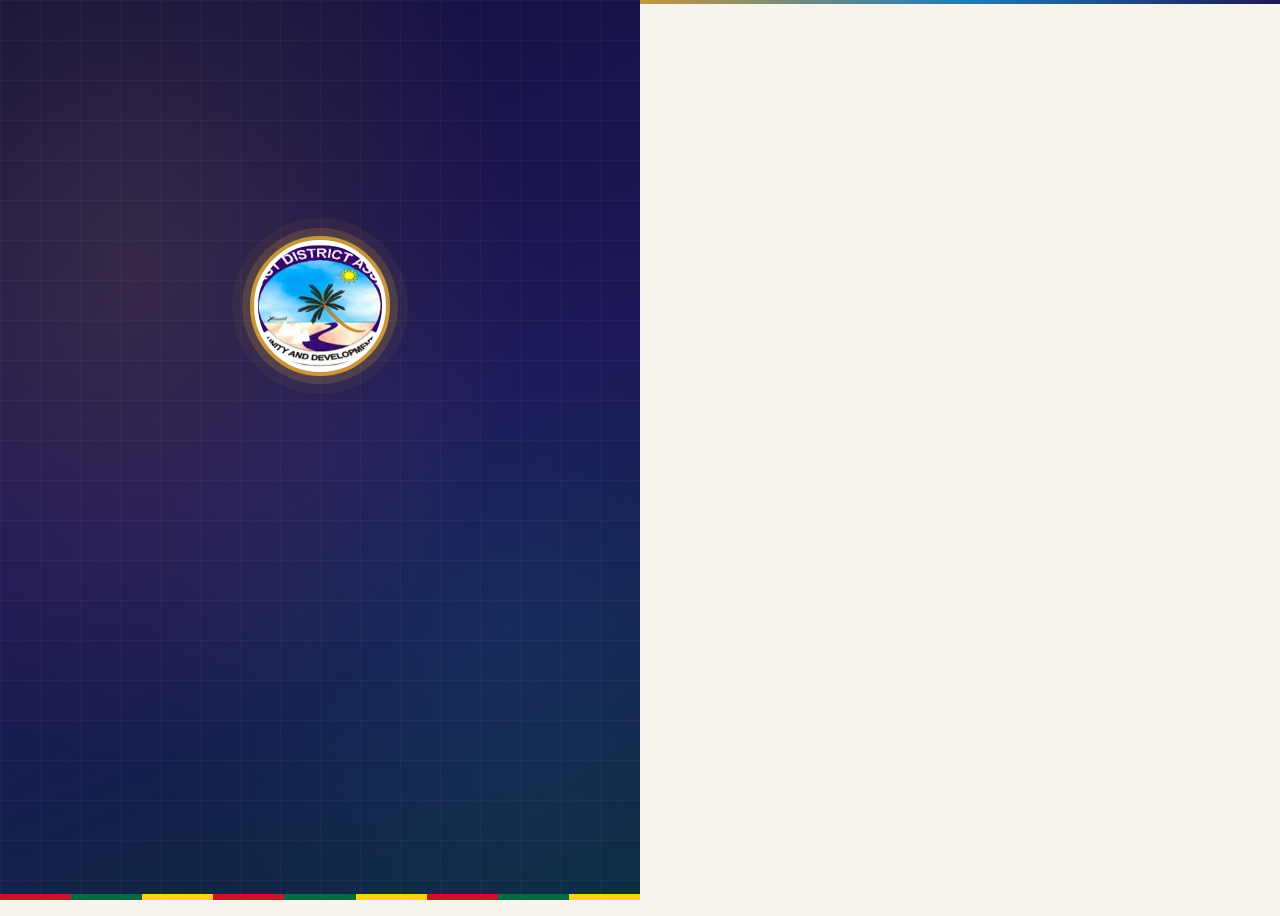
<file: frontend/index.html>
<!DOCTYPE html>
<html lang="en">
<head>
  <meta charset="UTF-8" />
  <meta name="viewport" content="width=device-width, initial-scale=1.0" />
  <title>Ada East Filing System</title>
  <meta http-equiv="refresh" content="0; URL=pages/login_index.html" />
</head>
<body>
  <p>Redirecting to the login page...</p>
</body>
</html>
</file>
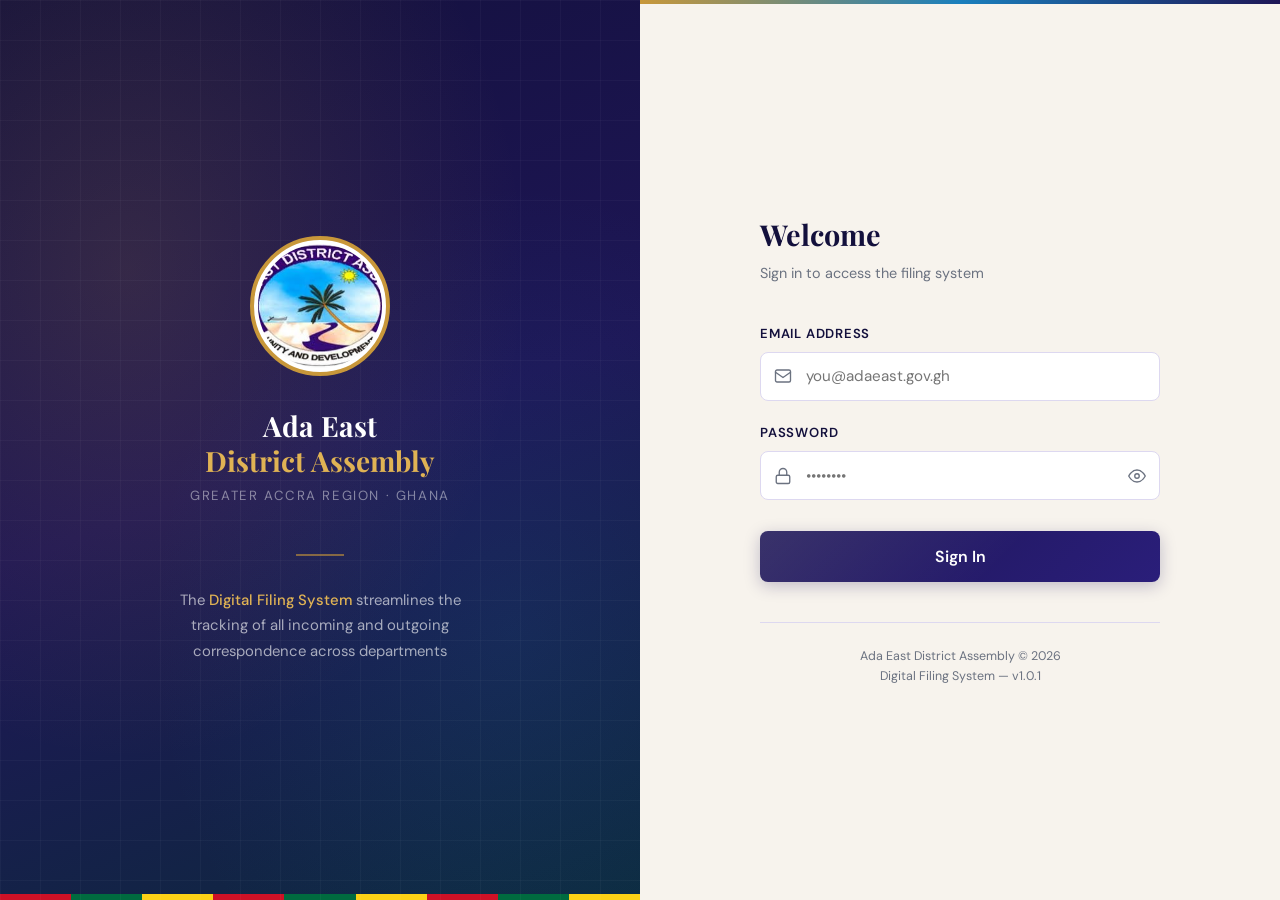
<file: frontend/pages/departments.html>
<!DOCTYPE html>
<html lang="en">
<head>
  <meta charset="UTF-8" />
  <meta name="viewport" content="width=device-width, initial-scale=1.0" />
  <title>Departments — Ada East Digital Filing System</title>
  <link rel="stylesheet" href="../css/variables.css" />
  <link rel="stylesheet" href="../css/layout.css" />
  <link rel="stylesheet" href="../css/components.css" />

</head>
<body>

<div id="sidebar-mount"></div>

<div class="main">
  <header class="header">
    <div class="header-title">Departments</div>
    <div class="header-date" id="headerDate"></div>
    <button class="notif-btn"  title="Notifications"><svg viewBox="0 0 24 24" fill="none" stroke="currentColor" stroke-width="1.8" stroke-linecap="round" stroke-linejoin="round"><path d="M18 8A6 6 0 006 8c0 7-3 9-3 9h18s-3-2-3-9"/><path d="M13.73 21a2 2 0 01-3.46 0"/></svg><span class="notif-dot" id="notifDot"></span></button>
  </header>

  <div class="content">
    <div class="page-header">
      <div class="page-header-left">
        <h2>Departments</h2>
        <p>Manage the assembly's functional departments</p>
      </div>
      <button type="button" class="btn btn-primary" id="openCreateBtn">
        <svg viewBox="0 0 24 24" fill="none" stroke="currentColor" stroke-width="2" stroke-linecap="round" stroke-linejoin="round"><line x1="12" y1="5" x2="12" y2="19"/><line x1="5" y1="12" x2="19" y2="12"/></svg>
        Add Department
      </button>
    </div>

    <div class="card">
      <div class="table-wrap">
        <table class="data-table">
          <thead>
            <tr><th>Department Name</th><th>Code</th><th>Description</th><th>Status</th><th>Actions</th></tr>
          </thead>
          <tbody id="deptsBody">
            <tr><td colspan="5" class="table-loading-cell">Loading…</td></tr>
          </tbody>
        </table>
      </div>
    </div>
  </div>
</div>

<!-- ── Create / Edit Dept Modal ── -->
<div class="modal-overlay" id="deptModal">
  <div class="modal">
    <div class="modal-header">
      <span class="modal-title" id="deptModalTitle">Add Department</span>
      <button type="button" class="modal-close" title="Close" aria-label="Close" onclick="closeModal('deptModal')"><svg viewBox="0 0 24 24" fill="none" stroke="currentColor" stroke-width="2" stroke-linecap="round"><line x1="18" y1="6" x2="6" y2="18"/><line x1="6" y1="6" x2="18" y2="18"/></svg></button>
    </div>
    <div class="modal-body">
      <div class="alert alert-error hidden" id="deptAlert">
        <svg viewBox="0 0 20 20" fill="currentColor"><path d="M10 0a10 10 0 100 20A10 10 0 0010 0zm1 15H9v-2h2v2zm0-4H9V5h2v6z"/></svg>
        <span></span>
      </div>
      <form id="deptForm">
        <input type="hidden" id="editDeptId" />
        <div class="form-row">
          <div class="form-group">
            <label>Department Name <span class="required">*</span></label>
            <input type="text" id="f_name" placeholder="e.g. Finance" required />
          </div>
          <div class="form-group">
            <label>Code <span class="required">*</span></label>
            <input type="text" id="f_code" placeholder="e.g. FIN" maxlength="10" required />
          </div>
        </div>
        <div class="form-group">
          <label>Description</label>
          <textarea id="f_description" placeholder="Brief description of the department's function…"></textarea>
        </div>
      </form>
    </div>
    <div class="modal-footer">
      <button class="btn btn-outline" onclick="closeModal('deptModal')">Cancel</button>
      <button class="btn btn-primary" id="deptSubmitBtn">
        <span class="btn-text">Save Department</span>
        <div class="spinner"></div>
      </button>
    </div>
  </div>
</div>

<script src="../js/app.js"></script>
<script src="../js/sidebar.js"></script>
<script src="../js/departments.js"></script>


</body>
</html>
</file>
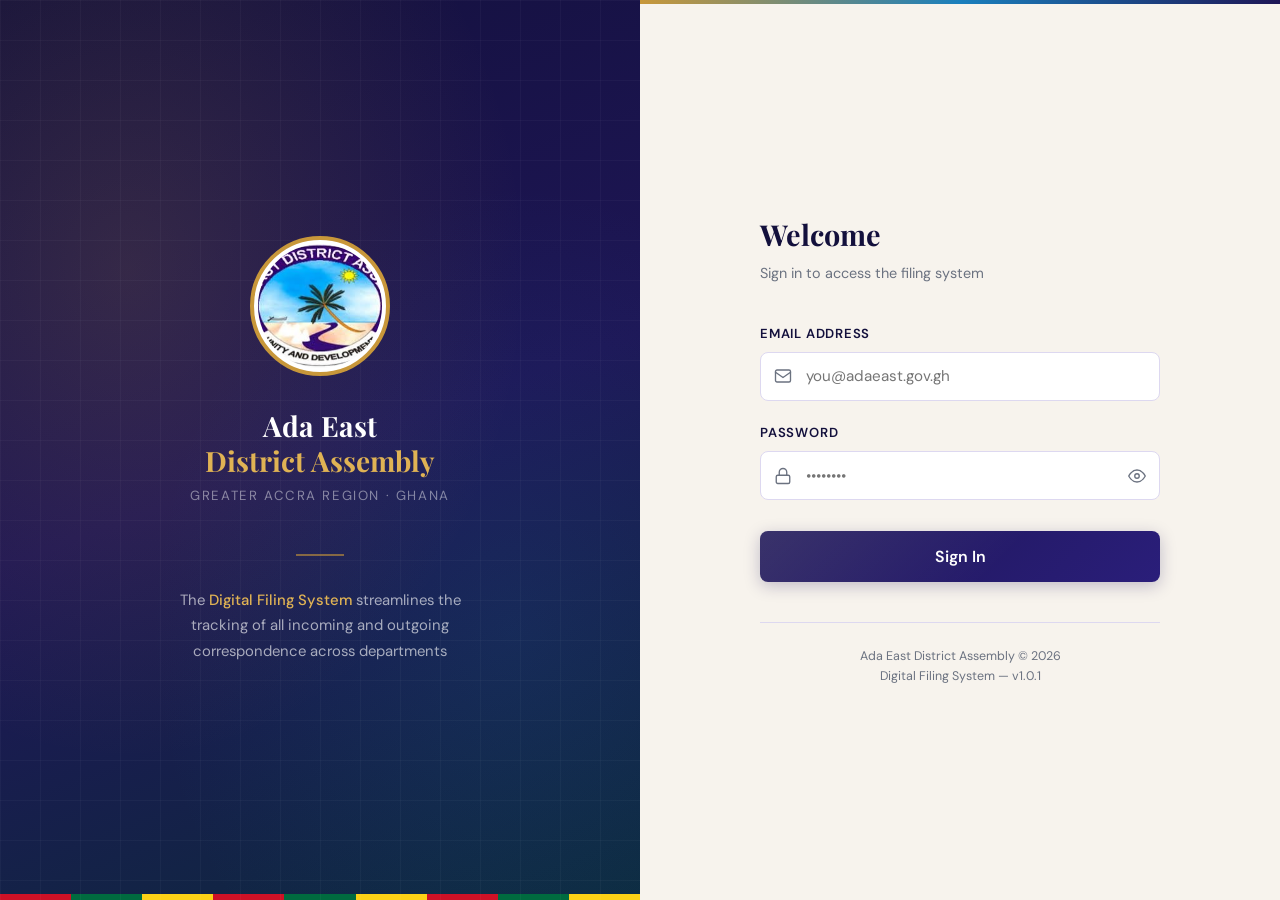
<file: frontend/pages/incoming.html>
<!DOCTYPE html>
<html lang="en">
<head>
  <meta charset="UTF-8" />
  <meta name="viewport" content="width=device-width, initial-scale=1.0" />
  <title>Incoming Letters — Ada East Digital Filing System</title>
  <link rel="stylesheet" href="../css/variables.css" />
  <link rel="stylesheet" href="../css/layout.css" />
  <link rel="stylesheet" href="../css/components.css" />
</head>
<body>

<div id="sidebar-mount"></div>

<div class="main">
  <header class="header">
    <div class="header-title">Incoming Letters</div>
    <div class="header-date" id="headerDate"></div>
    <button class="notif-btn" type="button" title="Notifications" aria-label="Notifications"><svg viewBox="0 0 24 24" fill="none" stroke="currentColor" stroke-width="1.8" stroke-linecap="round" stroke-linejoin="round"><path d="M18 8A6 6 0 006 8c0 7-3 9-3 9h18s-3-2-3-9"/><path d="M13.73 21a2 2 0 01-3.46 0"/></svg><span class="notif-dot" id="notifDot"></span></button>
  </header>

  <div class="content">

    <!-- Page header -->
    <div class="page-header">
      <div class="page-header-left">
        <h2>Incoming Letters</h2>
        <p>Log, track and forward all incoming correspondence</p>
      </div>
      <div id="logBtnWrap">
        <button class="btn btn-primary" id="openLogBtn">
          <svg viewBox="0 0 24 24" fill="none" stroke="currentColor" stroke-width="2" stroke-linecap="round" stroke-linejoin="round"><line x1="12" y1="5" x2="12" y2="19"/><line x1="5" y1="12" x2="19" y2="12"/></svg>
          Log New Letter
        </button>
      </div>
    </div>

    <!-- Filters -->
    <div class="filters-bar">
      <input type="search" id="searchInput" placeholder="Search by subject, serial, sender…" />
      <select id="statusFilter" aria-label="Filter by status" title="Filter by status">
        <option value="">All Statuses</option>
        <option value="RECEIVED_BY_RECORDS">At Records</option>
        <option value="DIRECTOR_QUEUE">Director Queue</option>
        <option value="WITH_DIRECTOR">With Director</option>
        <option value="WITH_DCE">With DCE</option>
        <option value="RETURNED_TO_DIRECTOR">Returned</option>
        <option value="DISPATCHED_TO_DEPT">In Department</option>
        <option value="CLOSED">Closed</option>
      </select>
      <button class="btn btn-outline btn-sm" id="refreshBtn">
        <svg viewBox="0 0 24 24" fill="none" stroke="currentColor" stroke-width="2" stroke-linecap="round" stroke-linejoin="round"><polyline points="23 4 23 10 17 10"/><path d="M20.49 15a9 9 0 11-2.12-9.36L23 10"/></svg>
        Refresh
      </button>
    </div>

    <!-- Table -->
    <div class="card">
      <div class="table-wrap">
        <table class="data-table">
          <thead>
            <tr>
              <th>Serial No.</th>
              <th>Reference</th>
              <th>Subject</th>
              <th>Sender</th>
              <th>Date Received</th>
              <th>Status</th>
              <th>Actions</th>
            </tr>
          </thead>
          <tbody id="lettersBody">
            <tr><td colspan="7" class="table-loading-cell">Loading…</td></tr>
          </tbody>
        </table>
      </div>
      <div class="pagination is-hidden" id="pagination"></div>
    </div>

  </div>
</div>

<!-- ── Log Letter Modal ── -->
<div class="modal-overlay" id="logModal">
  <div class="modal modal-lg">
    <div class="modal-header">
      <span class="modal-title">Log Incoming Letter</span>
      <button class="modal-close" type="button" title="Close" aria-label="Close" onclick="closeModal('logModal')"><svg viewBox="0 0 24 24" fill="none" stroke="currentColor" stroke-width="2" stroke-linecap="round"><line x1="18" y1="6" x2="6" y2="18"/><line x1="6" y1="6" x2="18" y2="18"/></svg></button>
    </div>
    <div class="modal-body">
      <div class="alert alert-error hidden" id="logAlert">
        <svg viewBox="0 0 20 20" fill="currentColor"><path d="M10 0a10 10 0 100 20A10 10 0 0010 0zm1 15H9v-2h2v2zm0-4H9V5h2v6z"/></svg>
        <span></span>
      </div>
      <form id="logForm" novalidate>
        <div class="form-row">
          <div class="form-group">
            <label>Subject <span class="required">*</span></label>
            <input type="text" id="f_subject" placeholder="e.g. Request for road repair" required />
          </div>
          <div class="form-group">
            <label>Reference Number</label>
            <input type="text" id="f_reference" placeholder="e.g. REF/2025/001" />
          </div>
        </div>
        <div class="form-row">
          <div class="form-group">
            <label>Sender Name <span class="required">*</span></label>
            <input type="text" id="f_sender_name" placeholder="Full name of sender" required />
          </div>
          <div class="form-group">
            <label>Sender Organisation</label>
            <input type="text" id="f_sender_org" placeholder="Organisation or ministry" />
          </div>
        </div>
        <div class="form-row">
          <div class="form-group">
            <label>Date Received <span class="required">*</span></label>
            <input type="date" id="f_date_received" required aria-label="Date received" title="Date received" />
          </div>
          <div class="form-group">
            <label>Received By (Name) <span class="required">*</span></label>
            <input type="text" id="f_received_by_name" placeholder="Name of recipient officer" required />
          </div>
        </div>
        <div class="form-group">
          <label>Notes / Remarks</label>
          <textarea id="f_notes" placeholder="Any additional notes…"></textarea>
        </div>
        <div class="form-group">
          <label>Attach Document</label>
          <div class="file-upload" id="fileUploadZone">
            <input type="file" id="f_file" accept=".pdf,.jpg,.jpeg,.png,.tiff" aria-label="Attach incoming document" title="Attach incoming document" />
            <div class="file-upload-icon"><svg viewBox="0 0 24 24" fill="none" stroke="currentColor" stroke-width="1.5" stroke-linecap="round" stroke-linejoin="round"><path d="M21 15v4a2 2 0 01-2 2H5a2 2 0 01-2-2v-4"/><polyline points="17 8 12 3 7 8"/><line x1="12" y1="3" x2="12" y2="15"/></svg></div>
            <div class="file-upload-label"><strong>Click to upload</strong> or drag and drop</div>
            <div class="file-upload-label file-upload-hint">PDF, JPG, PNG or TIFF · Max 10 MB</div>
            <div class="file-upload-name" id="fileUploadName"></div>
          </div>
        </div>
      </form>
    </div>
    <div class="modal-footer">
      <button class="btn btn-outline" onclick="closeModal('logModal')">Cancel</button>
      <button class="btn btn-primary" id="logSubmitBtn">
        <span class="btn-text">Save Letter</span>
        <div class="spinner"></div>
      </button>
    </div>
  </div>
</div>

<!-- ── Letter Detail Modal ── -->
<div class="modal-overlay" id="detailModal">
  <div class="modal modal-lg">
    <div class="modal-header">
      <span class="modal-title" id="detailTitle">Letter Details</span>
      <button class="modal-close" type="button" title="Close" aria-label="Close" onclick="closeModal('detailModal')"><svg viewBox="0 0 24 24" fill="none" stroke="currentColor" stroke-width="2" stroke-linecap="round"><line x1="18" y1="6" x2="6" y2="18"/><line x1="6" y1="6" x2="18" y2="18"/></svg></button>
    </div>
    <div class="modal-body" id="detailBody">Loading…</div>
    <div class="modal-footer" id="detailFooter"></div>
  </div>
</div>

<!-- ── Forward / Dispatch Modal ── -->
<div class="modal-overlay" id="actionModal">
  <div class="modal">
    <div class="modal-header">
      <span class="modal-title" id="actionTitle">Forward Letter</span>
      <button class="modal-close" type="button" title="Close" aria-label="Close" onclick="closeModal('actionModal')"><svg viewBox="0 0 24 24" fill="none" stroke="currentColor" stroke-width="2" stroke-linecap="round"><line x1="18" y1="6" x2="6" y2="18"/><line x1="6" y1="6" x2="18" y2="18"/></svg></button>
    </div>
    <div class="modal-body">
      <div id="deptSelectGroup" class="form-group is-hidden">
        <label>Select Department <span class="required">*</span></label>
        <select id="deptSelect" aria-label="Department" title="Department"><option value="">— Choose department —</option></select>
      </div>
      <div class="form-group">
        <label id="actionRemarksLabel">Remarks (optional)</label>
        <textarea id="actionRemarks" class="action-remarks" placeholder="Add any notes for the next person…"></textarea>
      </div>
    </div>
    <div class="modal-footer">
      <button class="btn btn-outline" onclick="closeModal('actionModal')">Cancel</button>
      <button class="btn btn-primary" id="actionConfirmBtn">
        <span class="btn-text">Confirm</span>
        <div class="spinner"></div>
      </button>
    </div>
  </div>
</div>

<script src="../js/app.js"></script>
<script src="../js/sidebar.js"></script>
<script src="../js/incoming.js"></script>
</body>
</html>
</file>
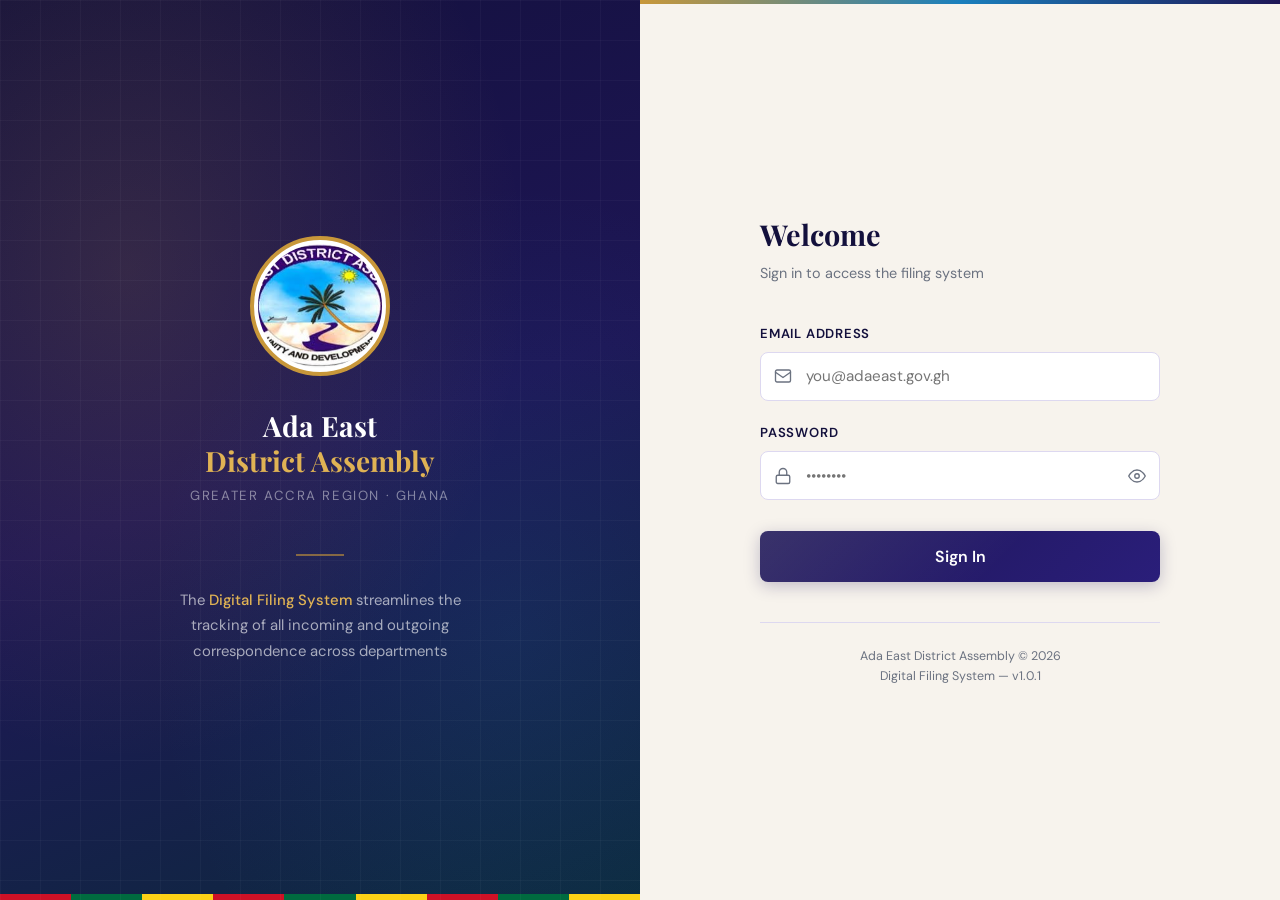
<file: frontend/pages/letter-detail.html>
<!DOCTYPE html>
<html lang="en">
<head>
  <meta charset="UTF-8" />
  <meta name="viewport" content="width=device-width, initial-scale=1.0" />
  <title>Letter Detail — Ada East Digital Filing System</title>
  <link rel="stylesheet" href="../css/variables.css" />
  <link rel="stylesheet" href="../css/layout.css" />
  <link rel="stylesheet" href="../css/components.css" />
</head>
<body>

<div id="sidebar-mount"></div>

<div class="main">
  <header class="header">
    <div class="header-title" id="headerTitle">Letter Detail</div>
    <div class="header-date" id="headerDate"></div>
    <button class="notif-btn" type="button" title="Notifications" aria-label="Notifications">
      <svg viewBox="0 0 24 24" fill="none" stroke="currentColor" stroke-width="1.8" stroke-linecap="round" stroke-linejoin="round"><path d="M18 8A6 6 0 006 8c0 7-3 9-3 9h18s-3-2-3-9"/><path d="M13.73 21a2 2 0 01-3.46 0"/></svg>
      <span class="notif-dot" id="notifDot"></span>
    </button>
  </header>

  <div class="content">

    <!-- Back link -->
    <div style="margin-bottom: 1.2rem;">
      <a href="javascript:history.back()" class="btn btn-outline btn-sm">
        <svg viewBox="0 0 24 24" fill="none" stroke="currentColor" stroke-width="2" stroke-linecap="round" stroke-linejoin="round"><polyline points="15 18 9 12 15 6"/></svg>
        Back
      </a>
    </div>

    <!-- Loading / error state -->
    <div id="letterError" class="alert alert-error hidden">
      <svg viewBox="0 0 20 20" fill="currentColor"><path d="M10 0a10 10 0 100 20A10 10 0 0010 0zm1 15H9v-2h2v2zm0-4H9V5h2v6z"/></svg>
      <span id="letterErrorMsg">Could not load letter.</span>
    </div>

    <div id="letterDetail" hidden>

      <!-- Header card -->
      <div class="card" style="margin-bottom: 1.5rem;">
        <div class="card-header" style="flex-wrap: wrap; gap: .8rem;">
          <div>
            <div style="font-family: monospace; font-size: .85rem; color: var(--muted); margin-bottom: .3rem;" id="detailSerial"></div>
            <div style="font-family: var(--font-display); font-size: 1.2rem; color: var(--green-dark);" id="detailSubject"></div>
          </div>
          <div id="detailStatusBadge"></div>
        </div>
        <div class="card-body">
          <div class="detail-grid">
            <div class="detail-item"><div class="detail-label">Reference No.</div><div class="detail-value" id="detailRef"></div></div>
            <div class="detail-item"><div class="detail-label">Date Received</div><div class="detail-value" id="detailDate"></div></div>
            <div class="detail-item"><div class="detail-label">Sender</div><div class="detail-value" id="detailSender"></div></div>
            <div class="detail-item"><div class="detail-label">Organisation</div><div class="detail-value" id="detailOrg"></div></div>
            <div class="detail-item"><div class="detail-label">Department</div><div class="detail-value" id="detailDept"></div></div>
            <div class="detail-item"><div class="detail-label">Type</div><div class="detail-value" id="detailType"></div></div>
            <div class="detail-item" id="detailAttachWrap" style="grid-column: span 2; display: none;">
              <div class="detail-label">Attachment</div>
              <div class="detail-value"><a id="detailAttach" href="#" target="_blank" rel="noopener noreferrer" style="color: var(--green); text-decoration: underline;"></a></div>
            </div>
            <div class="detail-item" id="detailNotesWrap" style="grid-column: span 2; display: none;">
              <div class="detail-label">Notes</div>
              <div class="detail-value" id="detailNotes"></div>
            </div>
          </div>
        </div>
      </div>

      <!-- Audit trail -->
      <div class="card">
        <div class="card-header">
          <span class="card-title">Audit Trail</span>
        </div>
        <div class="card-body">
          <div class="timeline" id="detailTimeline"></div>
        </div>
      </div>

    </div>

    <!-- Skeleton while loading -->
    <div id="letterSkeleton">
      <div class="card" style="margin-bottom:1.5rem;">
        <div class="card-body">
          <div class="skeleton skel-row" style="width:140px; margin-bottom:.8rem;"></div>
          <div class="skeleton skel-row" style="width:280px; margin-bottom:1.5rem;"></div>
          <div class="skeleton skel-row" style="width:60%;"></div>
        </div>
      </div>
      <div class="card">
        <div class="card-body">
          <div class="skeleton skel-row" style="margin-bottom:.8rem;"></div>
          <div class="skeleton skel-row width-80"></div>
        </div>
      </div>
    </div>

  </div>
</div>

<script src="../js/app.js"></script>
<script src="../js/sidebar.js"></script>
<script src="../js/letter-detail.js"></script>
</body>
</html>
</file>
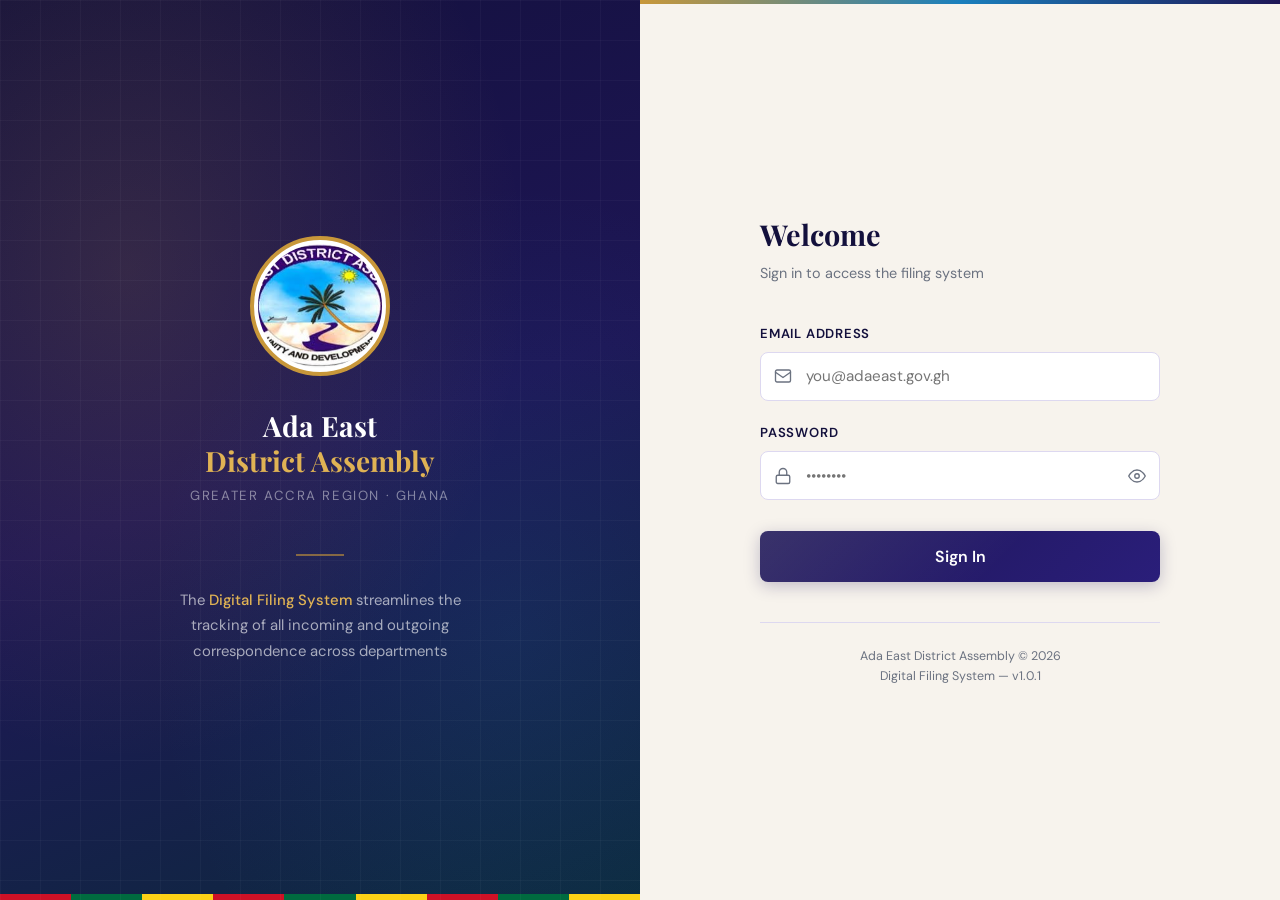
<file: frontend/pages/login_index.html>
<!DOCTYPE html>
<html lang="en">
<head>
  <meta charset="UTF-8" />
  <meta name="viewport" content="width=device-width, initial-scale=1.0" />
  <title>Ada East District Assembly — Digital Filing System</title>
  <link rel="stylesheet" href="../css/variables.css" />
  <link rel="stylesheet" href="../css/login.css" />
</head>
<body>

<div class="page">

  <!-- ── Left Panel ── -->
  <div class="left">
    <div class="coat-of-arms">
      <img src="[data-uri]" alt="Ada East District Assembly Logo" />
    </div>

    <div class="left-content">
      <div class="assembly-name">Ada East<br/><span>District Assembly</span></div>
      <div class="assembly-sub">Greater Accra Region · Ghana</div>
      <div class="divider"></div>
      <p class="left-tagline">
        The <strong>Digital Filing System</strong> streamlines the tracking
        of all incoming and outgoing correspondence across departments
      </p>
    </div>

    <div class="ghana-strip">
      <div class="r"></div><div class="g"></div><div class="y"></div>
      <div class="r"></div><div class="g"></div><div class="y"></div>
      <div class="r"></div><div class="g"></div><div class="y"></div>
    </div>
  </div>

  <!-- ── Right Panel ── -->
  <div class="right">
    <div class="login-box">

      <h1 class="login-title">Welcome</h1>
      <p class="login-caption">Sign in to access the filing system</p>

      <div class="error-banner" id="errorBanner">
        <svg viewBox="0 0 20 20"><path d="M10 0a10 10 0 100 20A10 10 0 0010 0zm1 15H9v-2h2v2zm0-4H9V5h2v6z"/></svg>
        <span id="errorMsg">Incorrect email or password.</span>
      </div>

      <form id="loginForm" novalidate>
        <div class="form-group">
          <label for="email">Email Address</label>
          <div class="input-wrap">
            <input type="email" id="email" placeholder="you@adaeast.gov.gh" autocomplete="email" required />
            <svg class="input-icon" viewBox="0 0 24 24" stroke-linecap="round" stroke-linejoin="round">
              <rect x="2" y="4" width="20" height="16" rx="2"/>
              <path d="M2 7l10 7 10-7"/>
            </svg>
          </div>
        </div>

        <div class="form-group">
          <label for="password">Password</label>
          <div class="input-wrap">
            <input type="password" id="password" placeholder="••••••••" autocomplete="current-password" required />
            <svg class="input-icon" viewBox="0 0 24 24" stroke-linecap="round" stroke-linejoin="round">
              <rect x="3" y="11" width="18" height="11" rx="2"/>
              <path d="M7 11V7a5 5 0 0110 0v4"/>
            </svg>
            <button type="button" class="toggle-pw" id="togglePw" aria-label="Show password">
              <svg id="eyeIcon" viewBox="0 0 24 24" fill="none" stroke="currentColor" stroke-width="1.8" stroke-linecap="round" stroke-linejoin="round">
                <path d="M1 12s4-8 11-8 11 8 11 8-4 8-11 8-11-8-11-8z"/>
                <circle cx="12" cy="12" r="3"/>
              </svg>
            </button>
          </div>
        </div>

        <button type="submit" class="btn-login" id="loginBtn">
          <span class="btn-text">Sign In</span>
          <div class="spinner"></div>
        </button>
      </form>

      <div class="login-footer">
        Ada East District Assembly &copy; 2026<br/>
        Digital Filing System &mdash; v1.0.1
      </div>
    </div>
  </div>

</div>

<script src="../js/app.js"></script>
<script src="../js/login.js"></script>
</body>
</html>
</file>
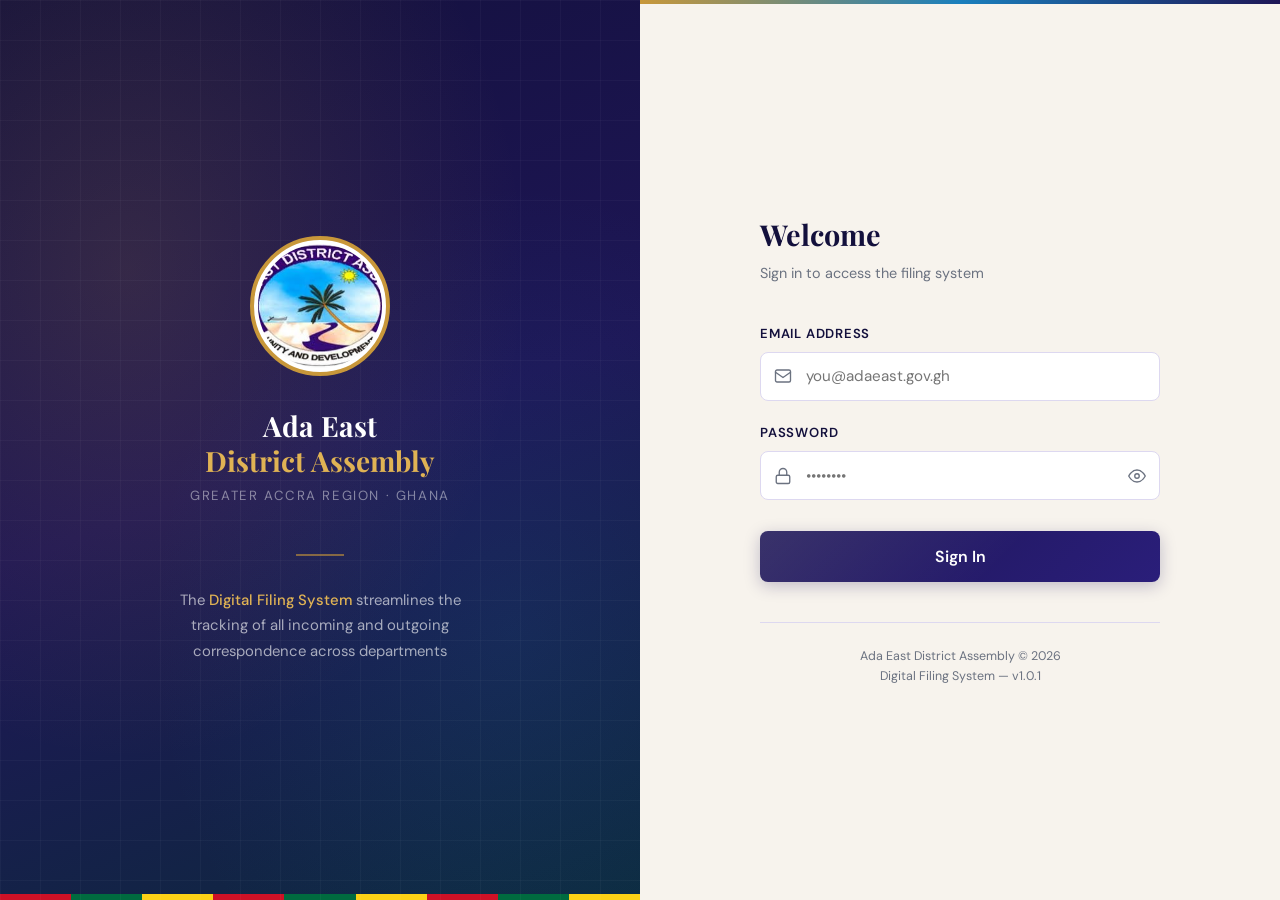
<file: frontend/pages/notifications.html>
<!DOCTYPE html>
<html lang="en">
<head>
  <meta charset="UTF-8" />
  <meta name="viewport" content="width=device-width, initial-scale=1.0" />
  <title>Notifications — Ada East Digital Filing System</title>
  <link rel="stylesheet" href="../css/variables.css" />
  <link rel="stylesheet" href="../css/layout.css" />
  <link rel="stylesheet" href="../css/components.css" />
</head>
<body>

<div id="sidebar-mount"></div>

<div class="main">
  <header class="header">
    <div class="header-title">Notifications</div>
    <div class="header-date" id="headerDate"></div>
    <button class="notif-btn" type="button" title="Notifications" aria-label="Notifications">
      <svg viewBox="0 0 24 24" fill="none" stroke="currentColor" stroke-width="1.8" stroke-linecap="round" stroke-linejoin="round"><path d="M18 8A6 6 0 006 8c0 7-3 9-3 9h18s-3-2-3-9"/><path d="M13.73 21a2 2 0 01-3.46 0"/></svg>
      <span class="notif-dot" id="notifDot"></span>
    </button>
  </header>

  <div class="content">
    <div class="page-header">
      <div class="page-header-left">
        <h2>Notifications</h2>
        <p>Letters forwarded to you and system alerts</p>
      </div>
      <button class="btn btn-outline btn-sm" id="markAllReadBtn">
        <svg viewBox="0 0 24 24" fill="none" stroke="currentColor" stroke-width="2" stroke-linecap="round" stroke-linejoin="round"><polyline points="20 6 9 17 4 12"/></svg>
        Mark all as read
      </button>
    </div>

    <div class="card" id="notifCard">
      <div id="notifList" style="padding: .5rem 0;">
        <div style="padding: 2rem; text-align: center; color: var(--muted);">Loading…</div>
      </div>
    </div>
  </div>
</div>

<script src="../js/app.js"></script>
<script src="../js/sidebar.js"></script>
<script src="../js/notifications.js"></script>
</body>
</html>
</file>
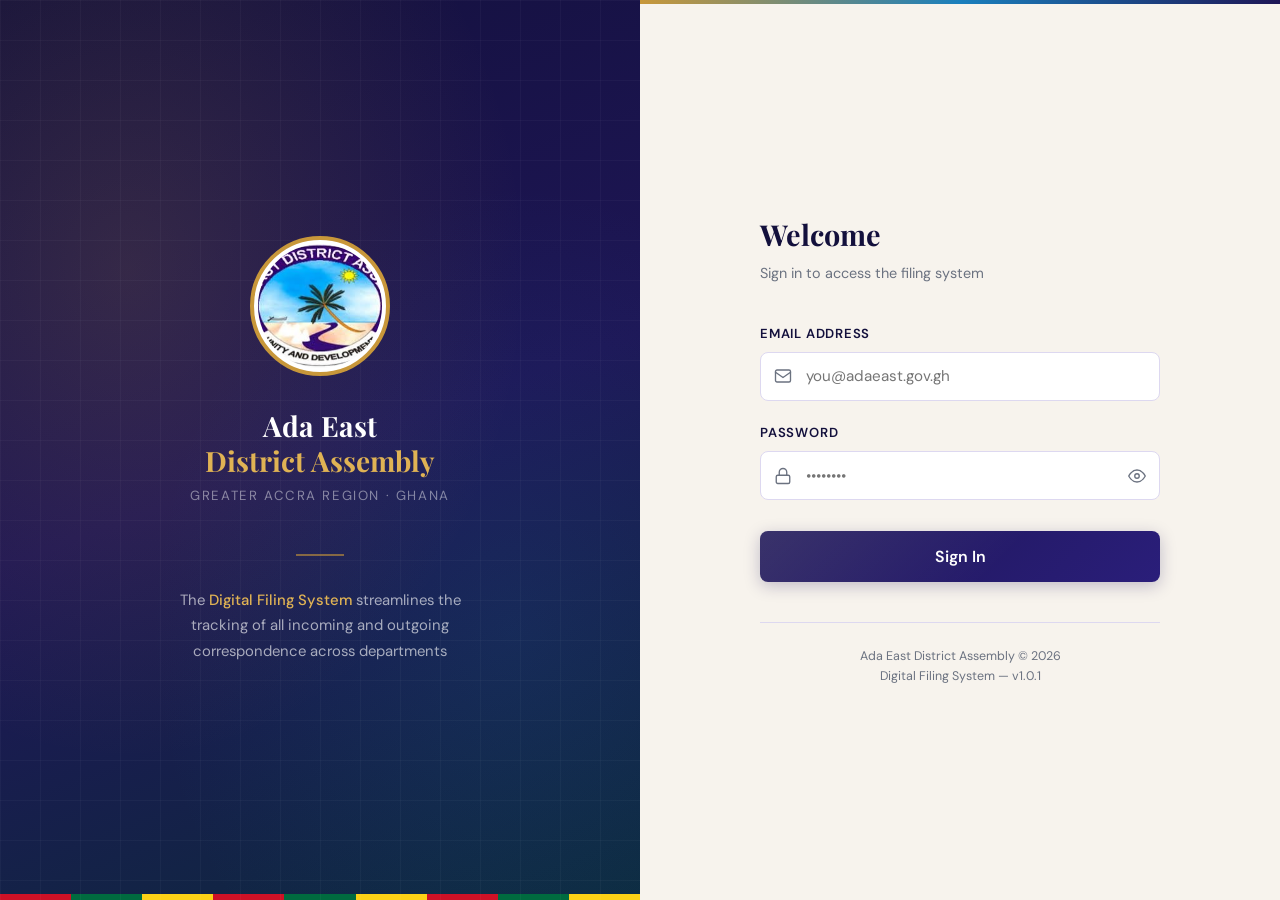
<file: frontend/pages/outgoing.html>
<!DOCTYPE html>
<html lang="en">
<head>
  <meta charset="UTF-8" />
  <meta name="viewport" content="width=device-width, initial-scale=1.0" />
  <title>Outgoing Letters — Ada East Digital Filing System</title>
  <link rel="stylesheet" href="../css/variables.css" />
  <link rel="stylesheet" href="../css/layout.css" />
  <link rel="stylesheet" href="../css/components.css" />
</head>
<body>

<div id="sidebar-mount"></div>

<div class="main">
  <header class="header">
    <div class="header-title">Outgoing Letters</div>
    <div class="header-date" id="headerDate"></div>
    <button class="notif-btn" type="button" title="Notifications" aria-label="Notifications"><svg viewBox="0 0 24 24" fill="none" stroke="currentColor" stroke-width="1.8" stroke-linecap="round" stroke-linejoin="round"><path d="M18 8A6 6 0 006 8c0 7-3 9-3 9h18s-3-2-3-9"/><path d="M13.73 21a2 2 0 01-3.46 0"/></svg><span class="notif-dot" id="notifDot"></span></button>
  </header>

  <div class="content">
    <div class="page-header">
      <div class="page-header-left">
        <h2>Outgoing Letters</h2>
        <p>Log and track all outgoing correspondence from the assembly</p>
      </div>
      <div id="logBtnWrap">
        <button class="btn btn-primary" id="openLogBtn">
          <svg viewBox="0 0 24 24" fill="none" stroke="currentColor" stroke-width="2" stroke-linecap="round" stroke-linejoin="round"><line x1="12" y1="5" x2="12" y2="19"/><line x1="5" y1="12" x2="19" y2="12"/></svg>
          Log Outgoing Letter
        </button>
      </div>
    </div>

    <!-- Filters -->
    <div class="filters-bar">
      <input type="search" id="searchInput" placeholder="Search by subject, serial, recipient…" />
      <select id="statusFilter" aria-label="Filter by status" title="Filter by status">
        <option value="">All Statuses</option>
        <option value="OUTGOING_DRAFT">Draft</option>
        <option value="OUTGOING_SENT">Sent</option>
      </select>
      <button class="btn btn-outline btn-sm" id="refreshBtn">
        <svg viewBox="0 0 24 24" fill="none" stroke="currentColor" stroke-width="2" stroke-linecap="round" stroke-linejoin="round"><polyline points="23 4 23 10 17 10"/><path d="M20.49 15a9 9 0 11-2.12-9.36L23 10"/></svg>
        Refresh
      </button>
    </div>

    <!-- Table -->
    <div class="card">
      <div class="table-wrap">
        <table class="data-table">
          <thead>
            <tr>
              <th>Serial No.</th>
              <th>Reference</th>
              <th>Subject</th>
              <th>Recipient</th>
              <th>Dispatch Mode</th>
              <th>Date Sent</th>
              <th>Status</th>
              <th>Actions</th>
            </tr>
          </thead>
          <tbody id="lettersBody">
            <tr><td colspan="8" class="table-loading-cell">Loading…</td></tr>
          </tbody>
        </table>
      </div>
    </div>
  </div>
</div>

<!-- ── Log Outgoing Modal ── -->
<div class="modal-overlay" id="logModal">
  <div class="modal modal-lg">
    <div class="modal-header">
      <span class="modal-title">Log Outgoing Letter</span>
      <button class="modal-close" type="button" title="Close" aria-label="Close" onclick="closeModal('logModal')"><svg viewBox="0 0 24 24" fill="none" stroke="currentColor" stroke-width="2" stroke-linecap="round"><line x1="18" y1="6" x2="6" y2="18"/><line x1="6" y1="6" x2="18" y2="18"/></svg></button>
    </div>
    <div class="modal-body">
      <div class="alert alert-error hidden" id="logAlert">
        <svg viewBox="0 0 20 20" fill="currentColor"><path d="M10 0a10 10 0 100 20A10 10 0 0010 0zm1 15H9v-2h2v2zm0-4H9V5h2v6z"/></svg>
        <span></span>
      </div>
      <form id="logForm" novalidate>
        <div class="form-row">
          <div class="form-group">
            <label>Subject <span class="required">*</span></label>
            <input type="text" id="f_subject" placeholder="e.g. Response to road repair request" required />
          </div>
          <div class="form-group">
            <label>Reference Number</label>
            <input type="text" id="f_reference" placeholder="e.g. AEDA/OUT/2025/001" />
          </div>
        </div>
        <div class="form-row">
          <div class="form-group">
            <label>Recipient Name <span class="required">*</span></label>
            <input type="text" id="f_recipient_name" placeholder="Full name of recipient" required />
          </div>
          <div class="form-group">
            <label>Recipient Organisation</label>
            <input type="text" id="f_recipient_org" placeholder="Organisation or ministry" />
          </div>
        </div>
        <div class="form-row">
          <div class="form-group">
            <label>Date Sent</label>
            <input type="date" id="f_date_sent" aria-label="Date sent" title="Date sent" />
          </div>
          <div class="form-group">
            <label>Mode of Dispatch <span class="required">*</span></label>
            <select id="f_dispatch_mode" required aria-label="Mode of dispatch" title="Mode of dispatch">
              <option value="">— Select dispatch mode —</option>
              <option value="HAND_DELIVERY">Hand Delivery</option>
              <option value="POSTAL">Postal / Mail</option>
              <option value="EMAIL">Email</option>
              <option value="COURIER">Courier</option>
              <option value="FAX">Fax</option>
              <option value="WHATSAPP">WhatsApp</option>
            </select>
          </div>
        </div>
        <div class="form-group is-hidden" id="digitalContactGroup">
          <label id="digitalContactLabel">Dispatch Contact</label>
          <div id="emailContactTab" class="is-hidden">
            <input type="email" id="f_recipient_email" placeholder="recipient@example.com" />
          </div>
          <div id="whatsappContactTab" class="is-hidden">
            <input type="tel" id="f_recipient_whatsapp" placeholder="e.g. +233241234567" />
          </div>
        </div>
        <div class="form-group">
          <label>Notes / Remarks</label>
          <textarea id="f_notes" placeholder="Any additional notes…"></textarea>
        </div>
        <div class="form-group">
          <label>Attach Document</label>
          <div class="file-upload">
            <input type="file" id="f_file" accept=".pdf,.jpg,.jpeg,.png,.tiff" aria-label="Attach outgoing document" title="Attach outgoing document" />
            <div class="file-upload-icon"><svg viewBox="0 0 24 24" fill="none" stroke="currentColor" stroke-width="1.5" stroke-linecap="round" stroke-linejoin="round"><path d="M21 15v4a2 2 0 01-2 2H5a2 2 0 01-2-2v-4"/><polyline points="17 8 12 3 7 8"/><line x1="12" y1="3" x2="12" y2="15"/></svg></div>
            <div class="file-upload-label"><strong>Click to upload</strong> or drag and drop</div>
            <div class="file-upload-label file-upload-hint">PDF, JPG, PNG or TIFF · Max 10 MB</div>
            <div class="file-upload-name" id="fileUploadName"></div>
          </div>
        </div>
      </form>
    </div>
    <div class="modal-footer">
      <button class="btn btn-outline" onclick="closeModal('logModal')">Cancel</button>
      <button class="btn btn-primary" id="logSubmitBtn">
        <span class="btn-text">Save Letter</span>
        <div class="spinner"></div>
      </button>
    </div>
  </div>
</div>

<!-- ── Detail Modal ── -->
<div class="modal-overlay" id="detailModal">
  <div class="modal modal-lg">
    <div class="modal-header">
      <span class="modal-title" id="detailTitle">Letter Details</span>
      <button class="modal-close" type="button" title="Close" aria-label="Close" onclick="closeModal('detailModal')"><svg viewBox="0 0 24 24" fill="none" stroke="currentColor" stroke-width="2" stroke-linecap="round"><line x1="18" y1="6" x2="6" y2="18"/><line x1="6" y1="6" x2="18" y2="18"/></svg></button>
    </div>
    <div class="modal-body" id="detailBody">Loading…</div>
    <div class="modal-footer" id="detailFooter"></div>
  </div>
</div>

<script src="../js/app.js"></script>
<script src="../js/sidebar.js"></script>
<script src="../js/outgoing.js"></script>
</body>
</html>
</file>
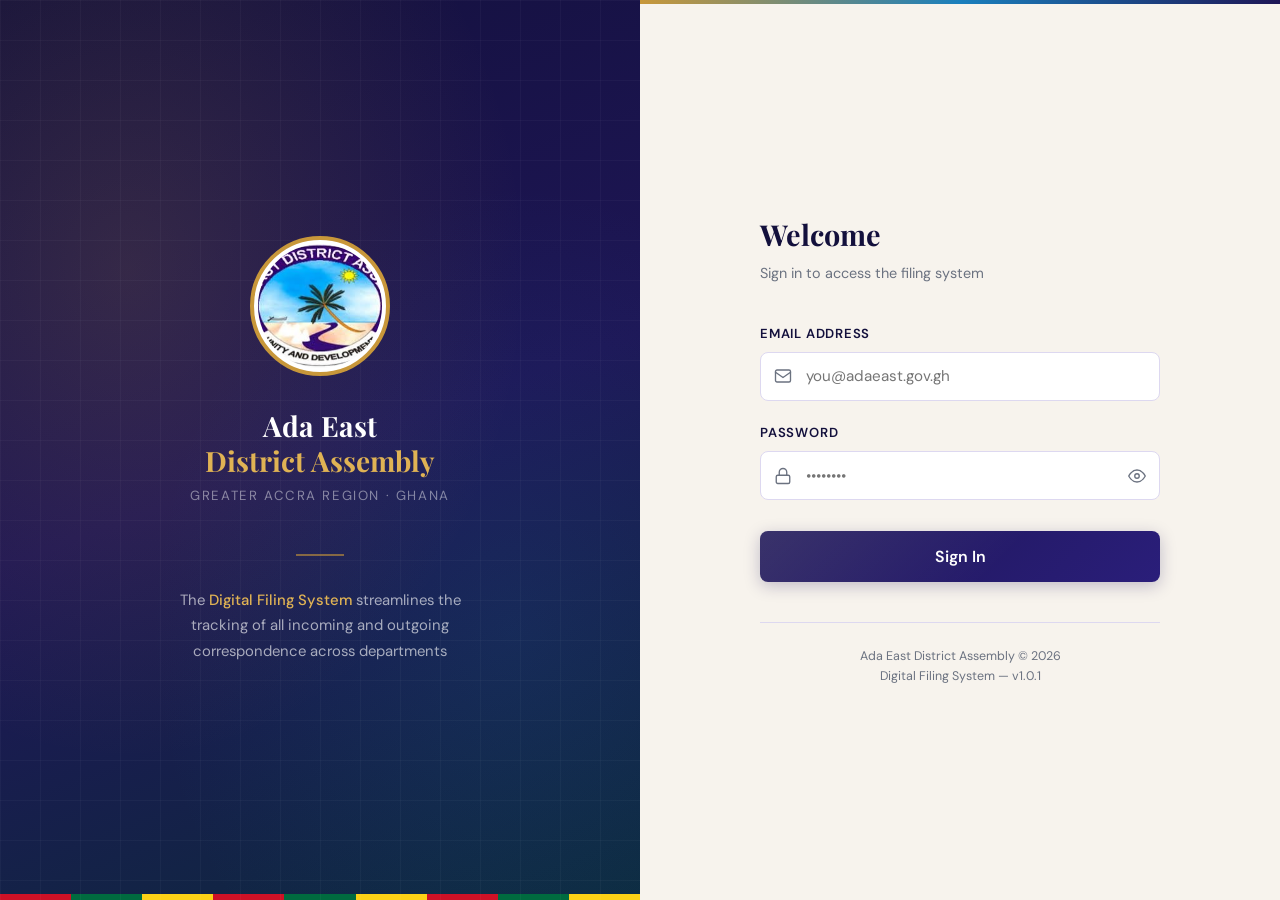
<file: frontend/pages/profile.html>
<!DOCTYPE html>
<html lang="en">
<head>
  <meta charset="UTF-8" />
  <meta name="viewport" content="width=device-width, initial-scale=1.0" />
  <title>My Profile — Ada East Digital Filing System</title>
  <link rel="stylesheet" href="../css/variables.css" />
  <link rel="stylesheet" href="../css/layout.css" />
  <link rel="stylesheet" href="../css/components.css" />
</head>
<body>

<div id="sidebar-mount"></div>

<div class="main">
  <header class="header">
    <div class="header-title">My Profile</div>
    <div class="header-date" id="headerDate"></div>
    <button class="notif-btn" type="button" title="Notifications" aria-label="Notifications" id="notifBtn">
      <svg viewBox="0 0 24 24" fill="none" stroke="currentColor" stroke-width="1.8" stroke-linecap="round" stroke-linejoin="round"><path d="M18 8A6 6 0 006 8c0 7-3 9-3 9h18s-3-2-3-9"/><path d="M13.73 21a2 2 0 01-3.46 0"/></svg>
      <span class="notif-dot" id="notifDot"></span>
    </button>
  </header>

  <div class="content">
    <div class="page-header">
      <div class="page-header-left">
        <h2>My Profile</h2>
        <p>View your account details and change your password</p>
      </div>
    </div>

    <div style="max-width: 600px;">

      <!-- Profile info card -->
      <div class="card" style="margin-bottom: 1.5rem;">
        <div class="card-header">
          <span class="card-title">Account Information</span>
        </div>
        <div class="card-body">
          <div class="detail-grid">
            <div class="detail-item">
              <div class="detail-label">Full Name</div>
              <div class="detail-value" id="profileName">—</div>
            </div>
            <div class="detail-item">
              <div class="detail-label">Email</div>
              <div class="detail-value" id="profileEmail">—</div>
            </div>
            <div class="detail-item">
              <div class="detail-label">Role</div>
              <div class="detail-value" id="profileRole">—</div>
            </div>
            <div class="detail-item">
              <div class="detail-label">Department</div>
              <div class="detail-value" id="profileDept">—</div>
            </div>
          </div>
        </div>
      </div>

      <!-- Change password card -->
      <div class="card">
        <div class="card-header">
          <span class="card-title">Change Password</span>
        </div>
        <div class="card-body">
          <div class="alert alert-error hidden" id="pwAlert">
            <svg viewBox="0 0 20 20" fill="currentColor"><path d="M10 0a10 10 0 100 20A10 10 0 0010 0zm1 15H9v-2h2v2zm0-4H9V5h2v6z"/></svg>
            <span></span>
          </div>
          <div class="alert alert-success hidden" id="pwSuccess">
            <svg viewBox="0 0 20 20" fill="currentColor"><path d="M10 0a10 10 0 100 20A10 10 0 0010 0zm-1 14.414L4.293 9.707l1.414-1.414L9 11.586l5.293-5.293 1.414 1.414L9 14.414z"/></svg>
            <span>Password changed successfully.</span>
          </div>
          <form id="pwForm" novalidate>
            <div class="form-group">
              <label>Current Password <span class="required">*</span></label>
              <input type="password" id="f_current_password" placeholder="Enter your current password" required />
            </div>
            <div class="form-group">
              <label>New Password <span class="required">*</span></label>
              <input type="password" id="f_new_password" placeholder="At least 8 characters" required />
            </div>
            <div class="form-group">
              <label>Confirm New Password <span class="required">*</span></label>
              <input type="password" id="f_confirm_password" placeholder="Re-enter new password" required />
            </div>
            <button class="btn btn-primary" type="button" id="changePasswordBtn">
              <span class="btn-text">Update Password</span>
              <div class="spinner"></div>
            </button>
          </form>
        </div>
      </div>

    </div>
  </div>
</div>

<script src="../js/app.js"></script>
<script src="../js/sidebar.js"></script>
<script src="../js/profile.js"></script>
</body>
</html>
</file>
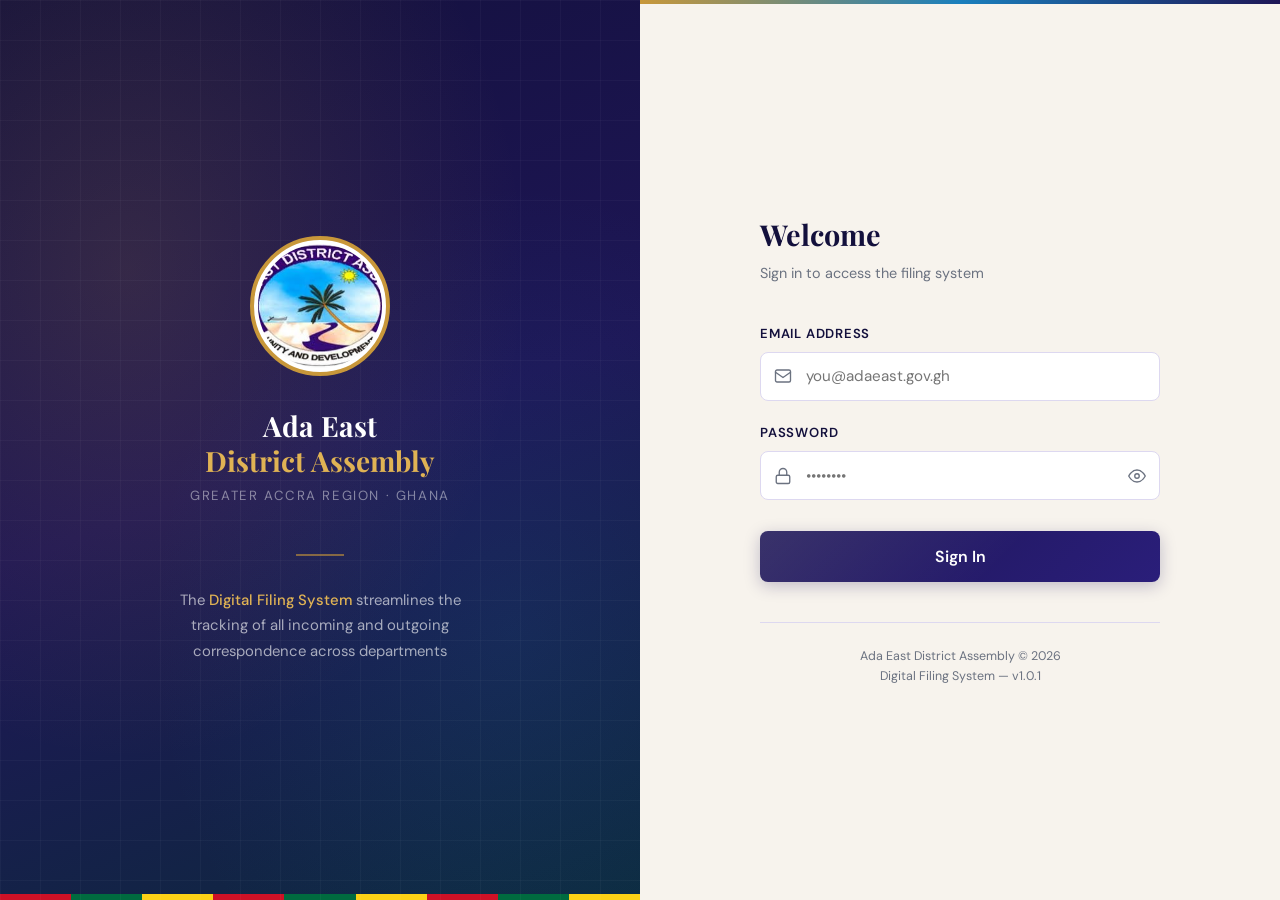
<file: frontend/pages/users.html>
<!DOCTYPE html>
<html lang="en">
<head>
  <meta charset="UTF-8" />
  <meta name="viewport" content="width=device-width, initial-scale=1.0" />
  <title>User Management — Ada East Digital Filing System</title>
  <link rel="stylesheet" href="../css/variables.css" />
  <link rel="stylesheet" href="../css/layout.css" />
  <link rel="stylesheet" href="../css/components.css" />
  
</head>
<body>

<div id="sidebar-mount"></div>

<div class="main">
  <header class="header">
    <div class="header-title">User Management</div>
    <div class="header-date" id="headerDate"></div>
    <button class="notif-btn" type="button" title="Notifications" aria-label="Notifications"><svg viewBox="0 0 24 24" fill="none" stroke="currentColor" stroke-width="1.8" stroke-linecap="round" stroke-linejoin="round"><path d="M18 8A6 6 0 006 8c0 7-3 9-3 9h18s-3-2-3-9"/><path d="M13.73 21a2 2 0 01-3.46 0"/></svg><span class="notif-dot" id="notifDot"></span></button>
  </header>

  <div class="content">
    <div class="page-header">
      <div class="page-header-left">
        <h2>User Management</h2>
        <p>Create and manage staff accounts and roles</p>
      </div>
      <button class="btn btn-primary" id="openCreateBtn">
        <svg viewBox="0 0 24 24" fill="none" stroke="currentColor" stroke-width="2" stroke-linecap="round" stroke-linejoin="round"><line x1="12" y1="5" x2="12" y2="19"/><line x1="5" y1="12" x2="19" y2="12"/></svg>
        Add User
      </button>
    </div>

    <div class="filters-bar">
      <input type="search" id="searchInput" placeholder="Search by name or email…" />
      <button class="btn btn-outline btn-sm" id="refreshBtn">
        <svg viewBox="0 0 24 24" fill="none" stroke="currentColor" stroke-width="2" stroke-linecap="round" stroke-linejoin="round"><polyline points="23 4 23 10 17 10"/><path d="M20.49 15a9 9 0 11-2.12-9.36L23 10"/></svg>
        Refresh
      </button>
    </div>

    <div class="card">
      <div class="table-wrap">
        <table class="data-table">
          <thead>
            <tr><th>Name</th><th>Email</th><th>Role</th><th>Department</th><th>Status</th><th>Actions</th></tr>
          </thead>
          <tbody id="usersBody">
            <tr><td colspan="6" class="table-loading-cell">Loading…</td></tr>
          </tbody>
        </table>
      </div>
    </div>
  </div>
</div>

<!-- ── Create/Edit User Modal ── -->
<div class="modal-overlay" id="userModal">
  <div class="modal">
    <div class="modal-header">
      <span class="modal-title" id="userModalTitle">Add User</span>
      <button class="modal-close" type="button" title="Close" aria-label="Close" onclick="closeModal('userModal')"><svg viewBox="0 0 24 24" fill="none" stroke="currentColor" stroke-width="2" stroke-linecap="round"><line x1="18" y1="6" x2="6" y2="18"/><line x1="6" y1="6" x2="18" y2="18"/></svg></button>
    </div>
    <div class="modal-body">
      <div class="alert alert-error hidden" id="userAlert">
        <svg viewBox="0 0 20 20" fill="currentColor"><path d="M10 0a10 10 0 100 20A10 10 0 0010 0zm1 15H9v-2h2v2zm0-4H9V5h2v6z"/></svg>
        <span></span>
      </div>
      <form id="userForm" novalidate>
        <input type="hidden" id="editUserId" />
        <div class="form-group">
          <label>Full Name <span class="required">*</span></label>
          <input type="text" id="f_full_name" placeholder="e.g. Uncle Jojo Ochir" required />
        </div>
        <div class="form-group">
          <label>Email Address <span class="required">*</span></label>
          <input type="email" id="f_email" placeholder="user@gmail.com" required />
        </div>
        <div class="form-group" id="passwordGroup">
          <label>Password <span class="required">*</span></label>
          <input type="password" id="f_password" placeholder="Min. 8 characters" />
        </div>
        <div class="form-row">
          <div class="form-group">
            <label>Role <span class="required">*</span></label>
            <select id="f_role" required aria-label="Role" title="Role">
              <option value=""> Select role </option>
              <option value="ADMIN">Admin</option>
              <option value="RECORDS">Records Officer</option>
              <option value="DIRECTOR">Director</option>
              <option value="DCE">DCE</option>
              <option value="DEPARTMENT_HEAD">Department Head</option>
              <option value="TEST_USER">Test User</option>
            </select>
          </div>
          <div class="form-group">
            <label>Department</label>
            <select id="f_department_id" aria-label="Department" title="Department">
              <option value=""> None </option>
            </select>
          </div>
        </div>
      </form>
    </div>
    <div class="modal-footer">
      <button class="btn btn-outline" onclick="closeModal('userModal')">Cancel</button>
      <button class="btn btn-primary" id="userSubmitBtn">
        <span class="btn-text">Save User</span>
        <div class="spinner"></div>
      </button>
    </div>
  </div>
</div>

<script src="../js/app.js"></script>
<script src="../js/sidebar.js"></script>
<script src="../js/users.js"></script>
</body>
</html>
</file>
<file: frontend/css/variables.css>
/* ═══════════════════════════════════════════════════════════
   Ada East District Assembly – Digital Filing System
   variables.css  |  Design tokens & global reset
   Palette derived from Ada East District Assembly logo:
     Deep navy-purple  #1e1656  (logo border ring)
     Ocean blue        #1a7fbd  (sky/water in logo)
     Palm green        #1a6b45  (palm tree)
     Sandy gold        #c8973a  (sun/warm accents)
     Shell cream       #f7f3ed  (background)
   ═══════════════════════════════════════════════════════════ */

@import url('https://fonts.googleapis.com/css2?family=Playfair+Display:wght@600;700&family=DM+Sans:wght@300;400;500;600&display=swap');

*, *::before, *::after { box-sizing: border-box; margin: 0; padding: 0; }

:root {
  /* ── Primary: Deep Navy (logo border ring) ── */
  --green:       #1e1656;
  --green-dark:  #13103c;
  --green-mid:   #2a1e7a;
  --green-pale:  #edeaf8;

  /* ── Accent: Sandy Gold (logo sun) ── */
  --gold:        #c8973a;
  --gold-light:  #e0b354;
  --gold-pale:   #fdf6e3;

  /* ── Ocean Blue (logo sky/water) ── */
  --ocean:       #1a7fbd;
  --ocean-light: #3da0d8;
  --ocean-pale:  #e6f4fb;

  /* ── Palm Green (logo palm tree) ── */
  --palm:        #1a6b45;
  --palm-light:  #25925f;
  --palm-pale:   #e6f4ee;

  /* ── Neutrals ── */
  --cream:       #f7f3ed;
  --white:       #ffffff;
  --text:        #1a1a2e;
  --muted:       #6b7280;
  --border:      #ddd8f0;
  --border-soft: #ede9f7;

  /* ── Semantic ── */
  --error:        #c0392b;
  --error-bg:     #fdf0f0;
  --error-border: #f5c6c6;
  --success:      #1a6b45;
  --success-bg:   #e6f4ee;
  --info:         #1a7fbd;
  --info-bg:      #e6f4fb;
  --warning:      #c8973a;
  --warning-bg:   #fdf6e3;

  /* ── Status badge colours ── */
  --badge-records-bg:   #edeaf8;
  --badge-records-fg:   #1e1656;
  --badge-director-bg:  #e6f4fb;
  --badge-director-fg:  #1a7fbd;
  --badge-dce-bg:       #fdf6e3;
  --badge-dce-fg:       #c8973a;
  --badge-dept-bg:      #e6f4ee;
  --badge-dept-fg:      #1a6b45;
  --badge-closed-bg:    #e6f4ee;
  --badge-closed-fg:    #1a6b45;
  --badge-outgoing-bg:  #fdf6e3;
  --badge-outgoing-fg:  #c8973a;
  --badge-sent-bg:      #e6f4ee;
  --badge-sent-fg:      #1a6b45;

  /* ── Layout ── */
  --sidebar-w:   270px;
  --header-h:    64px;

  /* ── Typography ── */
  --font-display: 'Playfair Display', serif;
  --font-body:    'DM Sans', sans-serif;

  /* ── Shadows ── */
  --shadow-sm:   0 1px 3px rgba(30,22,86,.08);
  --shadow-md:   0 4px 16px rgba(30,22,86,.10);
  --shadow-lg:   0 8px 32px rgba(30,22,86,.14);

  /* ── Radius ── */
  --radius-sm:   6px;
  --radius-md:   10px;
  --radius-lg:   16px;
}

html, body {
  height: 100%;
  font-family: var(--font-body);
  background: var(--cream);
  color: var(--text);
  line-height: 1.5;
  -webkit-font-smoothing: antialiased;
}

a { color: inherit; text-decoration: none; }
button { font-family: var(--font-body); }
input, select, textarea { font-family: var(--font-body); }
</file>
<file: frontend/css/layout.css>
/* ═══════════════════════════════════════════════════════════
   layout.css  |  Sidebar, header, main content shell
   ═══════════════════════════════════════════════════════════ */

/* ── Sidebar ────────────────────────────────────────────── */
.sidebar {
  position: fixed;
  top: 0; left: 0;
  width: var(--sidebar-w);
  height: 100vh;
  background: linear-gradient(180deg, var(--green-dark) 0%, #0f0c30 100%);
  display: flex;
  flex-direction: column;
  z-index: 100;
  overflow: hidden;
  box-shadow: 4px 0 24px rgba(30,22,86,.18);
}

.sidebar::before {
  content: '';
  position: absolute;
  inset: 0;
  background:
    radial-gradient(ellipse at 0% 0%,   rgba(200,151,58,.14) 0%, transparent 50%),
    radial-gradient(ellipse at 100% 100%, rgba(26,127,189,.08) 0%, transparent 50%);
  pointer-events: none;
}

/* Brand block */
.sidebar-brand {
  padding: 1.2rem 1.4rem 1rem;
  border-bottom: 1px solid rgba(255,255,255,.08);
  position: relative;
  display: flex;
  flex-direction: column;
  align-items: center;
  text-align: center;
  gap: .5rem;
}

.brand-icon {
  width: 72px;
  height: 72px;
  border-radius: 50%;
  overflow: hidden;
  border: 3px solid var(--gold);
  box-shadow: 0 0 0 5px rgba(200,151,58,.18), 0 4px 16px rgba(0,0,0,.3);
  background: #fff;
  display: flex;
  align-items: center;
  justify-content: center;
  margin-bottom: .2rem;
}

.brand-icon img {
  width: 100%;
  height: 100%;
  object-fit: cover;
  display: block;
}

/* Hide the old SVG inside brand-icon if still present */
.brand-icon svg { display: none; }

.brand-name {
  font-family: var(--font-display);
  font-size: .95rem;
  color: var(--white);
  line-height: 1.3;
}
.brand-name span { color: var(--gold-light); }

.brand-sub {
  font-size: .68rem;
  color: rgba(255,255,255,.4);
  letter-spacing: .05em;
}

/* Nav */
.sidebar-nav {
  padding: 1rem 0;
  flex: 1;
  overflow-y: auto;
}

.sidebar-nav::-webkit-scrollbar { width: 4px; }
.sidebar-nav::-webkit-scrollbar-track { background: transparent; }
.sidebar-nav::-webkit-scrollbar-thumb { background: rgba(255,255,255,.1); border-radius: 4px; }

.nav-section-label {
  font-size: .65rem;
  letter-spacing: .12em;
  text-transform: uppercase;
  color: rgba(255,255,255,.28);
  padding: .8rem 1.4rem .3rem;
}

.nav-item {
  display: flex;
  align-items: center;
  gap: .75rem;
  padding: .7rem 1.4rem;
  font-size: .88rem;
  color: rgba(255,255,255,.6);
  cursor: pointer;
  text-decoration: none;
  border-left: 3px solid transparent;
  transition: background .15s, color .15s, border-color .15s;
}

.nav-item svg { width: 17px; height: 17px; flex-shrink: 0; }

.nav-item .nav-badge {
  margin-left: auto;
  background: var(--gold);
  color: var(--green-dark);
  font-size: .66rem;
  font-weight: 700;
  padding: .12rem .42rem;
  border-radius: 20px;
  min-width: 20px;
  text-align: center;
}

.nav-item:hover { background: rgba(255,255,255,.06); color: var(--white); }

.nav-item.active {
  background: rgba(200,151,58,.14);
  color: var(--gold-light);
  border-left-color: var(--gold);
}

/* User card */
.sidebar-bottom {
  border-top: 1px solid rgba(255,255,255,.08);
  padding: .9rem 1.2rem;
}

.user-card {
  display: flex;
  align-items: center;
  gap: .75rem;
}

.user-avatar {
  width: 34px; height: 34px;
  background: var(--gold);
  border-radius: 50%;
  display: flex; align-items: center; justify-content: center;
  font-size: .82rem; font-weight: 700;
  color: var(--green-dark);
  flex-shrink: 0;
}

.user-info { flex: 1; min-width: 0; }
.user-name {
  font-size: .87rem;
  color: var(--white);
  font-weight: 600;
  word-wrap: break-word;
  overflow-wrap: break-word;
  line-height: 1.2;
  max-height: 2.4em;
}
.user-role {
  font-size: .7rem;
  color: rgba(255,255,255,.4);
  text-transform: capitalize;
}

.logout-btn {
  background: none; border: none;
  cursor: pointer;
  color: rgba(255,255,255,.35);
  padding: .3rem;
  border-radius: 6px;
  transition: color .15s, background .15s;
  display: flex; align-items: center;
}
.logout-btn:hover { color: #ef4444; background: rgba(239,68,68,.1); }
.logout-btn svg { width: 16px; height: 16px; }

/* Ghana flag strip */
.ghana-strip { height: 4px; display: flex; }
.ghana-strip div { flex: 1; }
.ghana-strip .r { background: #ce1126; }
.ghana-strip .g { background: #006b3f; }
.ghana-strip .y { background: #fcd116; }

/* ── Header ─────────────────────────────────────────────── */
.header {
  height: var(--header-h);
  background: var(--white);
  border-bottom: 1px solid var(--border);
  display: flex;
  align-items: center;
  padding: 0 2rem;
  gap: 1rem;
  position: sticky;
  top: 0;
  z-index: 50;
}

.header::before {
  content: '';
  position: absolute;
  top: 0; left: 0; right: 0;
  height: 3px;
  background: linear-gradient(90deg, var(--gold) 0%, var(--ocean) 50%, var(--green) 100%);
}

.header-title {
  font-family: var(--font-display);
  font-size: 1.1rem;
  color: var(--green-dark);
  flex: 1;
}

.header-date {
  font-size: .82rem;
  color: var(--muted);
}

.notif-btn {
  position: relative;
  background: none;
  border: 1.5px solid var(--border);
  border-radius: var(--radius-sm);
  padding: .4rem .6rem;
  cursor: pointer;
  color: var(--muted);
  display: flex; align-items: center;
  transition: border-color .15s, color .15s;
}
.notif-btn:hover { border-color: var(--green); color: var(--green); }
.notif-btn svg { width: 18px; height: 18px; }

.notif-dot {
  position: absolute;
  top: 5px; right: 5px;
  width: 8px; height: 8px;
  background: var(--gold);
  border-radius: 50%;
  border: 1.5px solid var(--white);
  display: none;
}
.notif-dot.show { display: block; }

/* ── Main shell ─────────────────────────────────────────── */
.main {
  margin-left: var(--sidebar-w);
  min-height: 100vh;
  display: flex;
  flex-direction: column;
}

.content {
  padding: 2rem;
  flex: 1;
}

/* ── Responsive ─────────────────────────────────────────── */
@media (max-width: 768px) {
  .sidebar { transform: translateX(-100%); }
  .main    { margin-left: 0; }
  .content { padding: 1rem; }
}
</file>
<file: frontend/css/components.css>
/* ═══════════════════════════════════════════════════════════
   components.css  |  Buttons, forms, tables, badges, modals
   ═══════════════════════════════════════════════════════════ */

/* ── Animations ─────────────────────────────────────────── */
@keyframes fade-up {
  from { opacity: 0; transform: translateY(12px); }
  to   { opacity: 1; transform: translateY(0); }
}

@keyframes spin { to { transform: rotate(360deg); } }

@keyframes shimmer {
  to { background-position: -200% 0; }
}

@keyframes modal-in {
  from { opacity: 0; transform: scale(.96) translateY(10px); }
  to   { opacity: 1; transform: scale(1) translateY(0); }
}

/* ── Buttons ─────────────────────────────────────────────── */
.btn {
  padding: .65rem 1.2rem;
  border-radius: var(--radius-sm);
  font-family: var(--font-body);
  font-size: .88rem;
  font-weight: 600;
  cursor: pointer;
  border: none;
  text-decoration: none;
  display: inline-flex;
  align-items: center;
  gap: .4rem;
  transition: all .15s;
  white-space: nowrap;
}

.btn svg { width: 15px; height: 15px; flex-shrink: 0; }

.btn-primary {
  background: var(--green);
  color: var(--white);
}
.btn-primary:hover { background: var(--green-mid); box-shadow: 0 4px 16px rgba(26,92,46,.3); }

.btn-gold {
  background: var(--gold);
  color: var(--green-dark);
}
.btn-gold:hover { background: var(--gold-light); }

.btn-outline {
  background: var(--white);
  color: var(--green);
  border: 1.5px solid var(--border);
}
.btn-outline:hover { border-color: var(--green); background: var(--green-pale); }

.btn-outline-white {
  background: rgba(255,255,255,.12);
  color: var(--white);
  border: 1.5px solid rgba(255,255,255,.25);
}
.btn-outline-white:hover { background: rgba(255,255,255,.2); }

.btn-danger {
  background: var(--error-bg);
  color: var(--error);
  border: 1.5px solid var(--error-border);
}
.btn-danger:hover { background: #fbe4e4; }

.btn-success {
  background: var(--success-bg);
  color: var(--success);
  border: 1.5px solid #bbf7d0;
}
.btn-success:hover { background: #dcfce7; }

.btn-sm {
  padding: .4rem .85rem;
  font-size: .8rem;
}

.btn-lg {
  padding: .95rem 1.5rem;
  font-size: 1rem;
}

.btn-block { width: 100%; justify-content: center; }

/* Loading state */
.btn .spinner {
  display: none;
  width: 16px; height: 16px;
  border: 2px solid rgba(255,255,255,.3);
  border-top-color: #fff;
  border-radius: 50%;
  animation: spin .6s linear infinite;
}
.btn.loading .btn-text { display: none; }
.btn.loading .spinner  { display: block; }
.btn:disabled { opacity: .6; cursor: not-allowed; }

/* ── Form elements ───────────────────────────────────────── */
.form-group { margin-bottom: 1.3rem; }

.form-row {
  display: grid;
  grid-template-columns: 1fr 1fr;
  gap: 1rem;
}

.form-row-3 {
  display: grid;
  grid-template-columns: 1fr 1fr 1fr;
  gap: 1rem;
}

label {
  display: block;
  font-size: .8rem;
  font-weight: 600;
  letter-spacing: .06em;
  text-transform: uppercase;
  color: var(--green-dark);
  margin-bottom: .45rem;
}

label .required { color: var(--error); margin-left: 2px; }

.input-wrap { position: relative; }

.input-wrap .input-icon {
  position: absolute;
  left: 12px;
  top: 50%;
  transform: translateY(-50%);
  width: 16px; height: 16px;
  stroke: var(--muted);
  fill: none;
  stroke-width: 1.8;
  pointer-events: none;
  transition: stroke .2s;
}

.input-wrap:focus-within .input-icon { stroke: var(--green); }

input[type="text"],
input[type="email"],
input[type="password"],
input[type="date"],
input[type="search"],
select,
textarea {
  width: 100%;
  padding: .8rem 1rem;
  border: 1.5px solid var(--border);
  border-radius: var(--radius-sm);
  background: var(--white);
  font-family: var(--font-body);
  font-size: .9rem;
  color: var(--text);
  transition: border-color .2s, box-shadow .2s;
  outline: none;
  appearance: none;
}

.input-wrap input,
.input-wrap select {
  padding-left: 2.6rem;
}

input:focus,
select:focus,
textarea:focus {
  border-color: var(--green);
  box-shadow: 0 0 0 3px rgba(26,92,46,.1);
}

input::placeholder,
textarea::placeholder { color: #b0a898; }

select {
  background-image: url("data:image/svg+xml,%3Csvg xmlns='http://www.w3.org/2000/svg' width='12' height='8' viewBox='0 0 12 8'%3E%3Cpath d='M1 1l5 5 5-5' stroke='%236b7280' stroke-width='1.5' fill='none' stroke-linecap='round'/%3E%3C/svg%3E");
  background-repeat: no-repeat;
  background-position: right 12px center;
  padding-right: 2.2rem;
  cursor: pointer;
}

textarea {
  resize: vertical;
  min-height: 90px;
  line-height: 1.6;
}

.field-error {
  font-size: .78rem;
  color: var(--error);
  margin-top: .3rem;
  display: none;
}
.field-error.show { display: block; }

/* File upload */
.file-upload {
  border: 2px dashed var(--border);
  border-radius: var(--radius-md);
  padding: 1.5rem;
  text-align: center;
  cursor: pointer;
  transition: border-color .2s, background .2s;
  background: var(--white);
  position: relative;
}
.file-upload:hover,
.file-upload.drag-over {
  border-color: var(--green);
  background: var(--green-pale);
}
.file-upload input[type="file"] {
  position: absolute;
  inset: 0;
  opacity: 0;
  cursor: pointer;
  width: 100%;
  height: 100%;
  padding: 0;
  border: none;
}
.file-upload-icon { width: 32px; height: 32px; margin: 0 auto .6rem; color: var(--muted); }
.file-upload-icon svg { width: 100%; height: 100%; }
.file-upload-label { font-size: .88rem; color: var(--muted); }
.file-upload-label strong { color: var(--green); }
.file-upload-hint { font-size: .75rem; margin-top: .2rem; }
.file-upload-name {
  margin-top: .6rem;
  font-size: .82rem;
  color: var(--green);
  font-weight: 500;
  display: none;
}
.file-upload-name.show { display: block; }

/* ── Alert / Banner ─────────────────────────────────────── */
.alert {
  display: flex;
  align-items: flex-start;
  gap: .6rem;
  padding: .85rem 1rem;
  border-radius: var(--radius-sm);
  font-size: .88rem;
  margin-bottom: 1.2rem;
}
.alert svg { width: 16px; height: 16px; flex-shrink: 0; margin-top: 1px; }
.alert-error   { background: var(--error-bg);   border: 1px solid var(--error-border); color: var(--error); }
.alert-success { background: var(--success-bg); border: 1px solid #bbf7d0;             color: var(--success); }
.alert-info    { background: var(--info-bg);    border: 1px solid #bfdbfe;             color: var(--info); }
.alert-warning { background: var(--warning-bg); border: 1px solid #fde68a;             color: var(--warning); }
.alert.hidden  { display: none; }

/* ── Cards ───────────────────────────────────────────────── */
.card {
  background: var(--white);
  border-radius: var(--radius-md);
  border: 1px solid var(--border);
  overflow: hidden;
}

.card-header {
  padding: 1.2rem 1.5rem;
  border-bottom: 1px solid var(--border);
  display: flex;
  align-items: center;
  justify-content: space-between;
  gap: 1rem;
}

.card-title {
  font-size: .95rem;
  font-weight: 600;
  color: var(--green-dark);
}

.card-body { padding: 1.5rem; }

/* ── Status Badges ───────────────────────────────────────── */
.badge {
  display: inline-flex;
  align-items: center;
  padding: .25rem .65rem;
  border-radius: 20px;
  font-size: .72rem;
  font-weight: 600;
  white-space: nowrap;
}

.badge-records   { background: var(--badge-records-bg);  color: var(--badge-records-fg); }
.badge-director  { background: var(--badge-director-bg); color: var(--badge-director-fg); }
.badge-dce       { background: var(--badge-dce-bg);      color: var(--badge-dce-fg); }
.badge-dept      { background: var(--badge-dept-bg);     color: var(--badge-dept-fg); }
.badge-closed    { background: var(--badge-closed-bg);   color: var(--badge-closed-fg); }
.badge-outgoing  { background: var(--badge-outgoing-bg); color: var(--badge-outgoing-fg); }
.badge-sent      { background: var(--badge-sent-bg);     color: var(--badge-sent-fg); }
.badge-incoming  { background: var(--green-pale);        color: var(--green); }

/* ── Tables ──────────────────────────────────────────────── */
.table-wrap {
  width: 100%;
  overflow-x: auto;
}

.data-table {
  width: 100%;
  border-collapse: collapse;
  min-width: 600px;
}

.data-table th {
  font-size: .72rem;
  letter-spacing: .08em;
  text-transform: uppercase;
  color: var(--muted);
  font-weight: 600;
  padding: .8rem 1.2rem;
  text-align: left;
  background: #fafafa;
  border-bottom: 1px solid var(--border);
  white-space: nowrap;
}

.data-table td {
  padding: .9rem 1.2rem;
  font-size: .88rem;
  border-bottom: 1px solid var(--border-soft);
  vertical-align: middle;
}

.data-table tbody tr:last-child td { border-bottom: none; }
.data-table tbody tr:hover td { background: #fdf9f3; cursor: pointer; }

.td-serial {
  font-size: .78rem;
  font-family: 'Courier New', monospace;
  color: var(--muted);
  font-weight: 600;
}

.td-subject {
  max-width: 220px;
  white-space: nowrap;
  overflow: hidden;
  text-overflow: ellipsis;
}

.td-actions {
  display: flex;
  gap: .4rem;
  align-items: center;
}

/* ── Modals ──────────────────────────────────────────────── */
.modal-overlay {
  position: fixed;
  inset: 0;
  background: rgba(0,0,0,.45);
  -webkit-backdrop-filter: blur(3px);
  backdrop-filter: blur(3px);
  z-index: 200;
  display: flex;
  align-items: center;
  justify-content: center;
  padding: 1.5rem;
  opacity: 0;
  pointer-events: none;
  transition: opacity .2s;
}

.modal-overlay.open {
  opacity: 1;
  pointer-events: all;
}

.modal {
  background: var(--white);
  border-radius: var(--radius-lg);
  width: 100%;
  max-width: 560px;
  max-height: 90vh;
  overflow-y: auto;
  box-shadow: var(--shadow-lg);
  animation: modal-in .25s ease both;
}

.modal-lg { max-width: 760px; }

.modal-header {
  padding: 1.4rem 1.6rem 1rem;
  border-bottom: 1px solid var(--border);
  display: flex;
  align-items: center;
  justify-content: space-between;
}

.modal-title {
  font-family: var(--font-display);
  font-size: 1.1rem;
  color: var(--green-dark);
}

.modal-close {
  background: none;
  border: none;
  cursor: pointer;
  color: var(--muted);
  padding: .3rem;
  border-radius: 6px;
  transition: background .15s, color .15s;
  display: flex;
}
.modal-close:hover { background: var(--border-soft); color: var(--text); }
.modal-close svg { width: 20px; height: 20px; }

.modal-body   { padding: 1.4rem 1.6rem; }

.modal-footer {
  padding: 1rem 1.6rem 1.4rem;
  border-top: 1px solid var(--border);
  display: flex;
  justify-content: flex-end;
  gap: .75rem;
}

/* ── Skeleton loader ─────────────────────────────────────── */
.skeleton {
  background: linear-gradient(90deg, #f0ebe3 25%, #faf6ee 50%, #f0ebe3 75%);
  background-size: 200% 100%;
  animation: shimmer 1.4s infinite;
  border-radius: 6px;
}
.skeleton-row { height: 14px; margin-bottom: 8px; }

/* ── Empty state ─────────────────────────────────────────── */
.empty-state {
  text-align: center;
  padding: 3.5rem 2rem;
  color: var(--muted);
}
.empty-state-icon {
  width: 56px; height: 56px;
  margin: 0 auto 1rem;
  color: var(--border);
}
.empty-state-icon svg { width: 100%; height: 100%; }
.empty-state h3 { font-size: 1rem; color: var(--text); margin-bottom: .4rem; }
.empty-state p  { font-size: .88rem; }

.is-hidden { display: none; }

.table-loading-cell {
  padding: 2.5rem;
  text-align: center;
  color: var(--muted);
}

/* ── Page header ─────────────────────────────────────────── */
.page-header {
  display: flex;
  align-items: center;
  justify-content: space-between;
  margin-bottom: 1.5rem;
  gap: 1rem;
  flex-wrap: wrap;
}

.page-header-left h2 {
  font-family: var(--font-display);
  font-size: 1.4rem;
  color: var(--green-dark);
  margin-bottom: .2rem;
}

.page-header-left p {
  font-size: .85rem;
  color: var(--muted);
}

/* ── Filters bar ─────────────────────────────────────────── */
.filters-bar {
  background: var(--white);
  border: 1px solid var(--border);
  border-radius: var(--radius-md);
  padding: 1rem 1.2rem;
  display: flex;
  align-items: center;
  gap: .75rem;
  margin-bottom: 1.2rem;
  flex-wrap: wrap;
}

.filters-bar select,
.filters-bar input[type="search"] {
  width: auto;
  min-width: 160px;
  padding: .55rem .9rem;
  font-size: .85rem;
}

.filters-bar input[type="search"] { min-width: 220px; }

/* ── Detail view ─────────────────────────────────────────── */
.detail-grid {
  display: grid;
  grid-template-columns: 1fr 1fr;
  gap: 1rem;
}

.detail-label {
  font-size: .72rem;
  text-transform: uppercase;
  letter-spacing: .08em;
  color: var(--muted);
  font-weight: 600;
  margin-bottom: .25rem;
}
.detail-value {
  font-size: .9rem;
  color: var(--text);
  font-weight: 500;
}

/* ── Timeline (audit trail) ─────────────────────────────── */
.timeline { padding: 0; }

.timeline-item {
  display: flex;
  gap: 1rem;
  padding-bottom: 1.4rem;
  position: relative;
}

.timeline-item:not(:last-child) .timeline-line {
  position: absolute;
  left: 16px;
  top: 32px;
  bottom: 0;
  width: 2px;
  background: var(--border-soft);
}

.timeline-dot {
  width: 32px; height: 32px;
  background: var(--green-pale);
  border: 2px solid var(--green);
  border-radius: 50%;
  display: flex; align-items: center; justify-content: center;
  flex-shrink: 0;
  position: relative;
  z-index: 1;
}
.timeline-dot svg { width: 14px; height: 14px; color: var(--green); }

.timeline-dot.gold {
  background: var(--gold-pale);
  border-color: var(--gold);
}
.timeline-dot.gold svg { color: var(--gold); }

.timeline-content { flex: 1; padding-top: .3rem; }
.timeline-action { font-size: .9rem; font-weight: 600; color: var(--text); }
.timeline-meta   { font-size: .78rem; color: var(--muted); margin-top: .15rem; }
.timeline-remark {
  margin-top: .4rem;
  font-size: .82rem;
  color: var(--muted);
  background: var(--cream);
  border-left: 3px solid var(--border);
  padding: .4rem .7rem;
  border-radius: 0 4px 4px 0;
  font-style: italic;
}

/* ── Stat cards ──────────────────────────────────────────── */
.stats-grid {
  display: grid;
  grid-template-columns: repeat(4, 1fr);
  gap: 1.2rem;
  margin-bottom: 1.8rem;
}

.stat-card {
  background: var(--white);
  border-radius: var(--radius-md);
  padding: 1.4rem 1.5rem;
  border: 1px solid var(--border);
  position: relative;
  overflow: hidden;
  animation: fade-up .5s ease both;
}

.stat-card::before {
  content: '';
  position: absolute;
  top: 0; left: 0; right: 0;
  height: 3px;
}
.stat-card.c-green::before { background: var(--green); }
.stat-card.c-gold::before  { background: var(--gold); }
.stat-card.c-blue::before  { background: var(--ocean); }
.stat-card.c-red::before   { background: #ef4444; }

.stat-icon {
  width: 40px; height: 40px;
  border-radius: var(--radius-sm);
  display: flex; align-items: center; justify-content: center;
  margin-bottom: 1rem;
}
.stat-icon svg { width: 20px; height: 20px; }

.stat-card.c-green .stat-icon { background: var(--green-pale); color: var(--green); }
.stat-card.c-gold  .stat-icon { background: var(--gold-pale);  color: var(--gold); }
.stat-card.c-blue  .stat-icon { background: var(--ocean-pale); color: var(--ocean); }
.stat-card.c-red   .stat-icon { background: #fef2f2;           color: #ef4444; }

.stat-value {
  font-size: 2rem;
  font-weight: 700;
  line-height: 1;
  margin-bottom: .3rem;
  font-variant-numeric: tabular-nums;
}
.stat-label { font-size: .82rem; color: var(--muted); }
.stat-sub   { font-size: .75rem; color: var(--muted); margin-top: .4rem; }

/* ── Pagination ──────────────────────────────────────────── */
.pagination {
  display: flex;
  align-items: center;
  justify-content: space-between;
  padding: 1rem 1.2rem;
  border-top: 1px solid var(--border);
  font-size: .82rem;
  color: var(--muted);
}
.pagination-btns { display: flex; gap: .4rem; }
.pg-btn {
  padding: .35rem .7rem;
  border: 1.5px solid var(--border);
  border-radius: 6px;
  background: var(--white);
  cursor: pointer;
  font-size: .8rem;
  transition: all .15s;
  color: var(--text);
}
.pg-btn:hover    { border-color: var(--green); color: var(--green); }
.pg-btn.active   { background: var(--green); color: var(--white); border-color: var(--green); }
.pg-btn:disabled { opacity: .4; cursor: not-allowed; }

@media (max-width: 1100px) { .stats-grid { grid-template-columns: repeat(2, 1fr); } }
@media (max-width: 600px)  {
  .form-row, .form-row-3 { grid-template-columns: 1fr; }
  .detail-grid { grid-template-columns: 1fr; }
}

/* ── Dashboard specific ───────────────────────────────────── */
.welcome-banner {
  background: linear-gradient(135deg, var(--green-dark) 0%, var(--green) 55%, var(--ocean) 100%);
  border-radius: var(--radius-lg);
  padding: 1.6rem;
  margin-bottom: 1.4rem;
  color: var(--white);
  display: flex;
  align-items: center;
  justify-content: space-between;
  gap: 1rem;
  flex-wrap: wrap;
  box-shadow: 0 4px 24px rgba(30,22,86,.18);
}

.welcome-text h2 {
  font-family: var(--font-display);
  font-size: 1.35rem;
  margin-bottom: 0.2rem;
}

.welcome-text p {
  font-size: 0.9rem;
  color: rgba(255, 255, 255, 0.82);
}

.welcome-actions {
  display: flex;
  gap: 0.65rem;
  flex-wrap: wrap;
}

.bottom-grid {
  display: grid;
  grid-template-columns: 2fr 1fr;
  gap: 1.2rem;
}

.card-action {
  font-size: 0.82rem;
  color: var(--green);
  font-weight: 600;
}

.letter-table {
  width: 100%;
  border-collapse: collapse;
}

.letter-table th {
  font-size: 0.72rem;
  letter-spacing: 0.08em;
  text-transform: uppercase;
  color: var(--muted);
  font-weight: 600;
  padding: 0.8rem 1.2rem;
  text-align: left;
  background: #fafafa;
  border-bottom: 1px solid var(--border);
}

.letter-table td {
  padding: 0.9rem 1.2rem;
  font-size: 0.88rem;
  border-bottom: 1px solid var(--border-soft);
  vertical-align: middle;
}

.letter-table tbody tr:last-child td {
  border-bottom: none;
}

.serial {
  font-size: 0.78rem;
  font-family: 'Courier New', monospace;
  color: var(--muted);
  font-weight: 600;
}

.badge-status {
  display: inline-flex;
  align-items: center;
  padding: 0.25rem 0.65rem;
  border-radius: 20px;
  font-size: 0.72rem;
  font-weight: 600;
  white-space: nowrap;
}

.workflow-list {
  padding: 0.5rem 1.2rem 1.2rem;
}

.workflow-item {
  display: flex;
  align-items: center;
  gap: 0.75rem;
  padding: 0.75rem 0;
  border-bottom: 1px solid var(--border-soft);
}

.workflow-item:last-child {
  border-bottom: none;
}

.wf-icon {
  width: 36px;
  height: 36px;
  border-radius: 8px;
  display: inline-flex;
  align-items: center;
  justify-content: center;
  flex-shrink: 0;
}

.wf-icon svg {
  width: 18px;
  height: 18px;
}

.wf-label {
  font-size: 0.88rem;
  font-weight: 600;
  color: var(--text);
}

.wf-sub {
  font-size: 0.76rem;
  color: var(--muted);
}

.wf-count {
  margin-left: auto;
  font-size: 1.05rem;
  font-weight: 700;
  font-variant-numeric: tabular-nums;
}

.stat-trend {
  font-size: 0.75rem;
  color: var(--muted);
  margin-top: 0.35rem;
}

.stat-card.green::before,
.stat-card.c-green::before {
  background: var(--green);
}

.stat-card.gold::before,
.stat-card.c-gold::before {
  background: var(--gold);
}

.stat-card.blue::before,
.stat-card.c-blue::before {
  background: #3b82f6;
}

.stat-card.red::before,
.stat-card.c-red::before {
  background: #ef4444;
}

.stat-card.green .stat-icon,
.stat-card.c-green .stat-icon {
  background: var(--green-pale);
  color: var(--green);
}

.stat-card.gold .stat-icon,
.stat-card.c-gold .stat-icon {
  background: var(--gold-pale);
  color: var(--gold);
}

.stat-card.blue .stat-icon,
.stat-card.c-blue .stat-icon {
  background: #eff6ff;
  color: #3b82f6;
}

.stat-card.red .stat-icon,
.stat-card.c-red .stat-icon {
  background: #fef2f2;
  color: #ef4444;
}

.skel-row {
  height: 12px;
  margin-bottom: 8px;
}

.margin0 {
  margin-bottom: 0;
}

.margin1 {
  margin-bottom: 10px;
}

.width-70 {
  width: 70%;
}

.width-80 {
  width: 80%;
}

.width-60 {
  width: 60%;
}

/* ── Detail modal rows ───────────────────────────────────── */
.detail-item {
  padding: 0.7rem 0.8rem;
  border: 1px solid var(--border-soft);
  border-radius: var(--radius-sm);
  background: #fffdf9;
}

@media (max-width: 900px) {
  .bottom-grid {
    grid-template-columns: 1fr;
  }
}

/* ── Notification list items ─────────────────────────────── */
.notif-item {
  display: flex;
  align-items: flex-start;
  gap: 1rem;
  padding: 1rem 1.5rem;
  border-bottom: 1px solid var(--border-soft);
  cursor: pointer;
  transition: background .15s;
  position: relative;
}
.notif-item:last-child { border-bottom: none; }
.notif-item:hover { background: #fdf9f3; }

.notif-item--unread { background: var(--gold-pale); }
.notif-item--unread:hover { background: #fdf0d5; }

.notif-icon {
  width: 36px;
  height: 36px;
  background: var(--green-pale);
  border-radius: 50%;
  display: flex;
  align-items: center;
  justify-content: center;
  flex-shrink: 0;
  color: var(--green);
}
.notif-icon svg { width: 16px; height: 16px; }

.notif-content { flex: 1; min-width: 0; }
.notif-message { font-size: .9rem; color: var(--text); line-height: 1.5; }
.notif-time    { font-size: .78rem; color: var(--muted); margin-top: .25rem; }

.notif-unread-dot {
  width: 8px;
  height: 8px;
  background: var(--gold);
  border-radius: 50%;
  flex-shrink: 0;
  margin-top: .45rem;
}
</file>
<file: frontend/css/login.css>
/* ═══════════════════════════════════════════════════════════
   login.css  |  Login page — Ada East rebrand
   ═══════════════════════════════════════════════════════════ */

@keyframes fade-up {
  from { opacity: 0; transform: translateY(20px); }
  to   { opacity: 1; transform: translateY(0); }
}
@keyframes pulse-ring {
  0%,100% { box-shadow: 0 0 0 8px rgba(200,151,58,.2), 0 0 0 18px rgba(200,151,58,.07); }
  50%      { box-shadow: 0 0 0 14px rgba(200,151,58,.25), 0 0 0 26px rgba(200,151,58,.09); }
}
@keyframes spin { to { transform: rotate(360deg); } }

.page {
  min-height: 100vh;
  display: grid;
  grid-template-columns: 1fr 1fr;
}

/* ── Left panel ── */
.left {
  background: linear-gradient(160deg, #13103c 0%, #1e1656 50%, #0d2a3e 100%);
  position: relative;
  display: flex;
  flex-direction: column;
  justify-content: center;
  align-items: center;
  padding: 3rem;
  overflow: hidden;
}
.left::before {
  content:'';
  position:absolute; inset:0;
  background:
    radial-gradient(ellipse at 20% 30%, rgba(200,151,58,.16) 0%, transparent 55%),
    radial-gradient(ellipse at 80% 70%, rgba(26,127,189,.12) 0%, transparent 50%);
  pointer-events:none;
}
.left::after {
  content:'';
  position:absolute; inset:0;
  background-image:
    linear-gradient(rgba(255,255,255,.03) 1px, transparent 1px),
    linear-gradient(90deg, rgba(255,255,255,.03) 1px, transparent 1px);
  background-size: 40px 40px;
  pointer-events:none;
}

.coat-of-arms {
  width: 140px; height: 140px;
  background: var(--white);
  border-radius: 50%;
  display: flex; align-items: center; justify-content: center;
  margin-bottom: 2rem;
  position: relative; z-index: 1;
  animation: pulse-ring 3s ease-in-out infinite;
  border: 4px solid var(--gold);
  overflow: hidden;
  padding: 4px;
}
.coat-of-arms img {
  width: 100%; height: 100%;
  object-fit: cover;
  border-radius: 50%;
  display: block;
}
/* hide the old SVG */
.coat-of-arms svg { display: none; }

.left-content {
  text-align:center;
  position:relative; z-index:1;
  animation: fade-up .8s ease both;
}

.assembly-name {
  font-family: var(--font-display);
  font-size:1.75rem; font-weight:700;
  color:var(--white);
  line-height:1.25;
  margin-bottom:.5rem;
}
.assembly-name span { color: var(--gold-light); }

.assembly-sub {
  font-size:.83rem;
  color:rgba(255,255,255,.45);
  letter-spacing:.12em;
  text-transform:uppercase;
  margin-bottom:3rem;
}

.divider {
  width:48px; height:2px;
  background:var(--gold);
  margin:0 auto 2rem;
  opacity:.6;
}

.left-tagline {
  font-size:.93rem;
  color:rgba(255,255,255,.62);
  line-height:1.7;
  max-width:320px;
}
.left-tagline strong { color:var(--gold-light); font-weight:500; }

.ghana-strip {
  position:absolute;
  bottom:0; left:0; right:0;
  height:6px; display:flex;
}
.ghana-strip div { flex:1; }
.ghana-strip .r { background:#ce1126; }
.ghana-strip .g { background:#006b3f; }
.ghana-strip .y { background:#fcd116; }

/* ── Right panel ── */
.right {
  display:flex;
  flex-direction:column;
  justify-content:center;
  align-items:center;
  padding:3rem 4rem;
  background:var(--cream);
  position:relative;
}
.right::before {
  content:'';
  position:absolute;
  top:0; left:0;
  width:100%; height:4px;
  background:linear-gradient(90deg, var(--gold) 0%, var(--ocean) 50%, var(--green) 100%);
}

.login-box {
  width:100%;
  max-width:400px;
  animation: fade-up .8s .2s ease both;
}

.login-title {
  font-family:var(--font-display);
  font-size:1.8rem;
  color:var(--green-dark);
  margin-bottom:.4rem;
}

.login-caption {
  font-size:.9rem;
  color:var(--muted);
  margin-bottom:2.5rem;
}

/* Form */
.form-group { margin-bottom:1.4rem; }

label {
  display:block;
  font-size:.82rem; font-weight:600;
  letter-spacing:.06em; text-transform:uppercase;
  color:var(--green-dark);
  margin-bottom:.5rem;
}

.input-wrap { position:relative; }

.input-icon {
  position:absolute;
  left:14px; top:50%;
  transform:translateY(-50%);
  width:18px; height:18px;
  stroke:var(--muted);
  fill:none; stroke-width:1.8;
  pointer-events:none;
  transition:stroke .2s;
}
.input-wrap:focus-within .input-icon { stroke:var(--green); }

input[type="email"],
input[type="password"],
input[type="text"] {
  width:100%;
  padding:.85rem 1rem .85rem 2.8rem;
  border:1.5px solid var(--border);
  border-radius:8px;
  background:var(--white);
  font-family:var(--font-body);
  font-size:.95rem;
  color:var(--text);
  transition:border-color .2s, box-shadow .2s;
  outline:none;
}
input:focus {
  border-color:var(--green);
  box-shadow:0 0 0 3px rgba(30,22,86,.1);
}

.toggle-pw {
  position:absolute;
  right:14px; top:50%;
  transform:translateY(-50%);
  background:none; border:none;
  cursor:pointer; padding:0;
  color:var(--muted);
  display:flex; align-items:center;
}
.toggle-pw svg { width:18px; height:18px; }

.btn-login {
  width:100%;
  padding:.95rem;
  background: linear-gradient(135deg, var(--green) 0%, var(--green-mid) 100%);
  color:var(--white);
  border:none;
  border-radius:8px;
  font-family:var(--font-body);
  font-size:1rem; font-weight:600;
  cursor:pointer;
  margin-top:.5rem;
  transition:opacity .2s, transform .1s, box-shadow .2s;
  position:relative; overflow:hidden;
  box-shadow: 0 4px 16px rgba(30,22,86,.25);
}
.btn-login::after {
  content:'';
  position:absolute; inset:0;
  background:linear-gradient(135deg, rgba(255,255,255,.12) 0%, transparent 60%);
  pointer-events:none;
}
.btn-login:hover  { opacity:.9; box-shadow:0 6px 20px rgba(30,22,86,.35); }
.btn-login:active { transform:scale(.98); }

.btn-login .spinner {
  display:none;
  width:18px; height:18px;
  border:2px solid rgba(255,255,255,.3);
  border-top-color:#fff;
  border-radius:50%;
  animation:spin .6s linear infinite;
  margin:0 auto;
}
.btn-login.loading .btn-text { display:none; }
.btn-login.loading .spinner  { display:block; }

/* Error banner */
.error-banner {
  display:none;
  background:#fdf0f0;
  border:1px solid #f5c6c6;
  border-radius:8px;
  padding:.75rem 1rem;
  font-size:.88rem;
  color:var(--error);
  margin-bottom:1.2rem;
  align-items:center;
  gap:.5rem;
}
.error-banner.show { display:flex; }
.error-banner svg { flex-shrink:0; width:16px; height:16px; }

.login-footer {
  margin-top:2.5rem;
  padding-top:1.5rem;
  border-top:1px solid var(--border);
  font-size:.78rem;
  color:var(--muted);
  text-align:center;
  line-height:1.6;
}

@media (max-width:768px) {
  .page { grid-template-columns:1fr; }
  .left { display:none; }
  .right { padding:2rem 1.5rem; }
}
</file>
